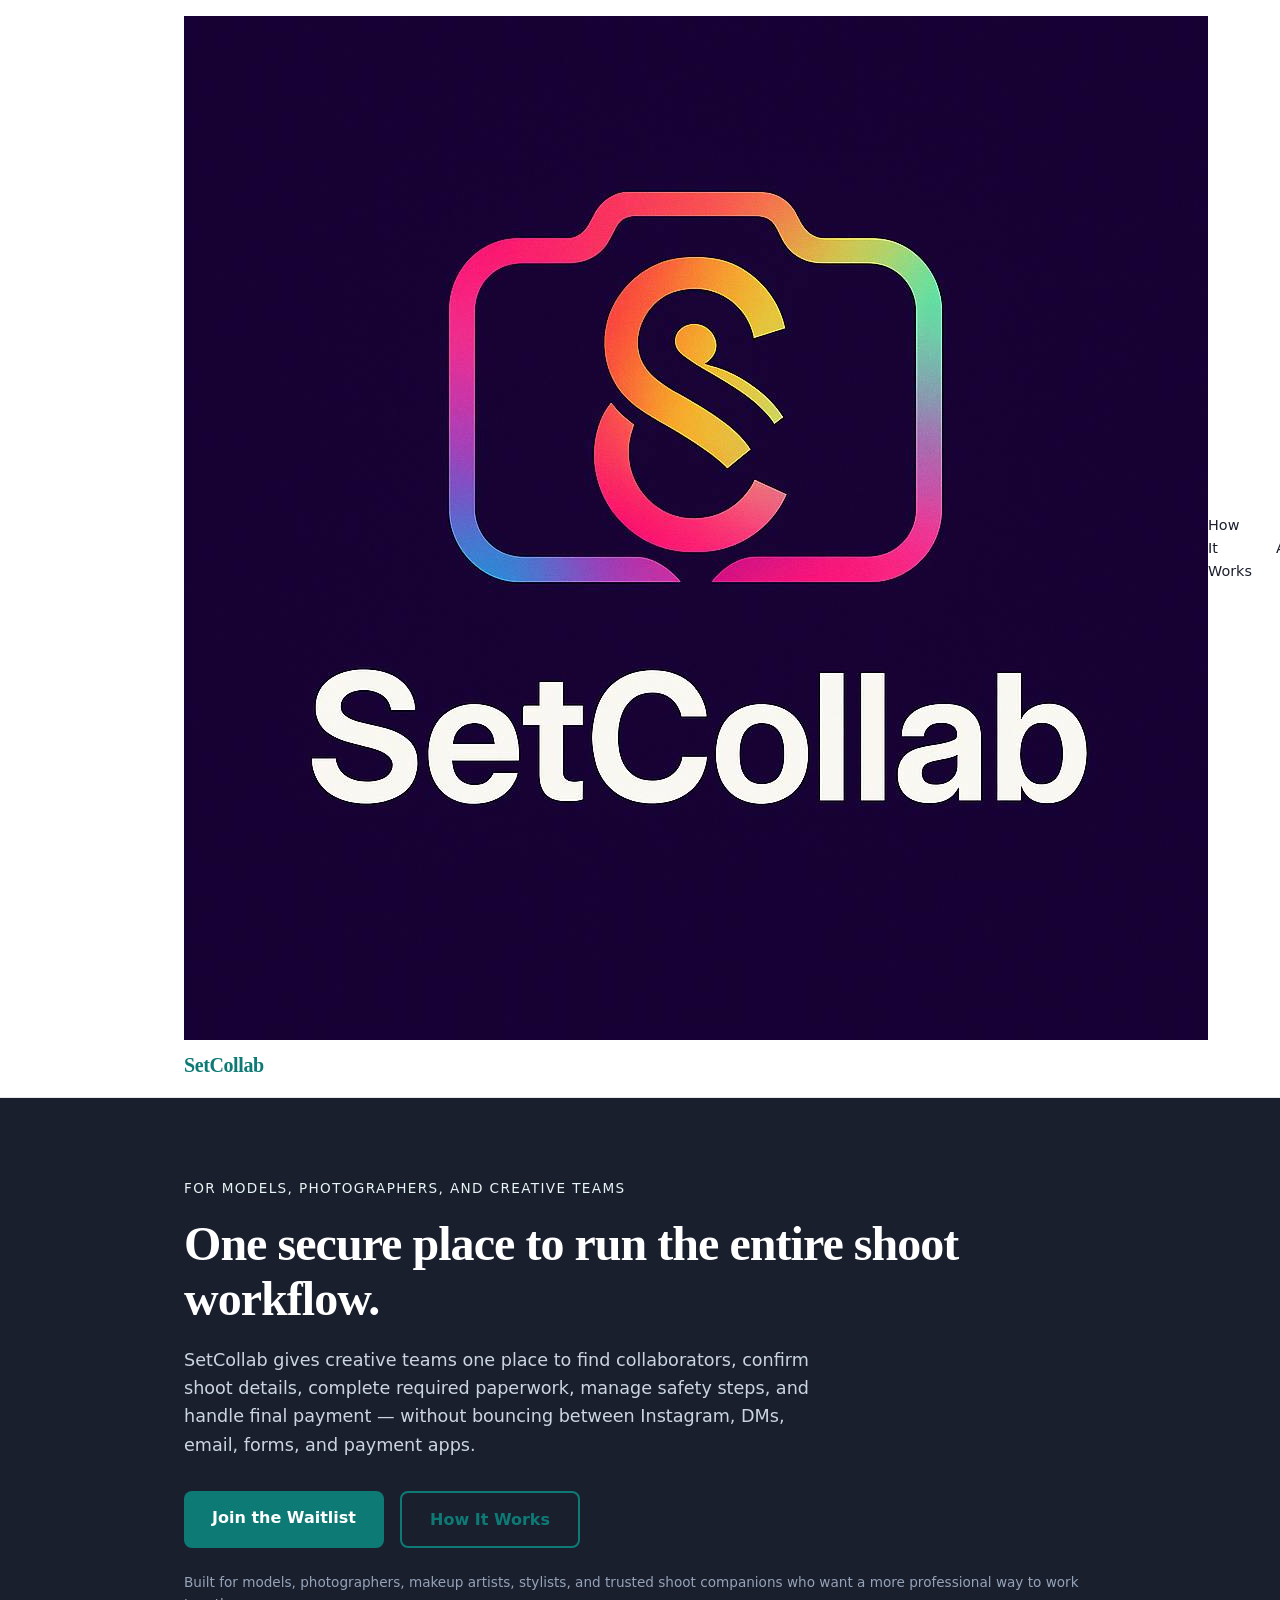
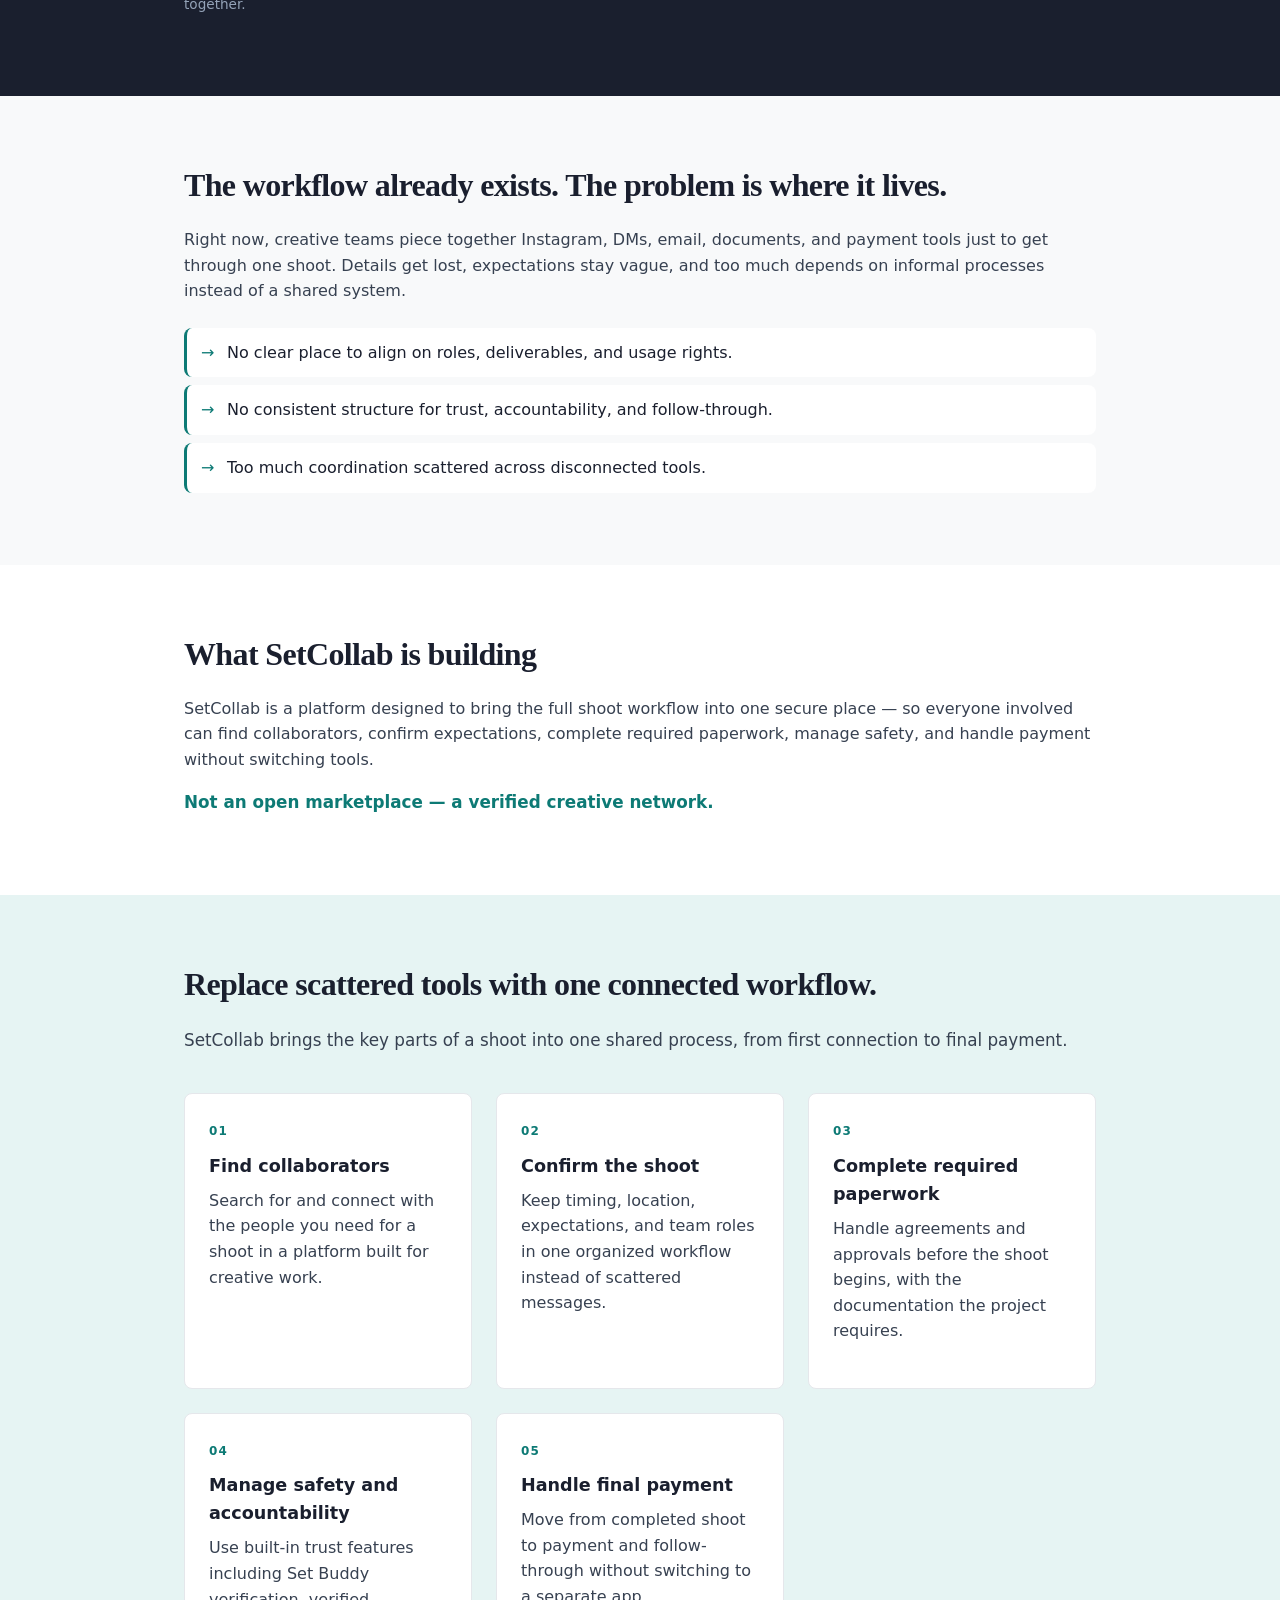
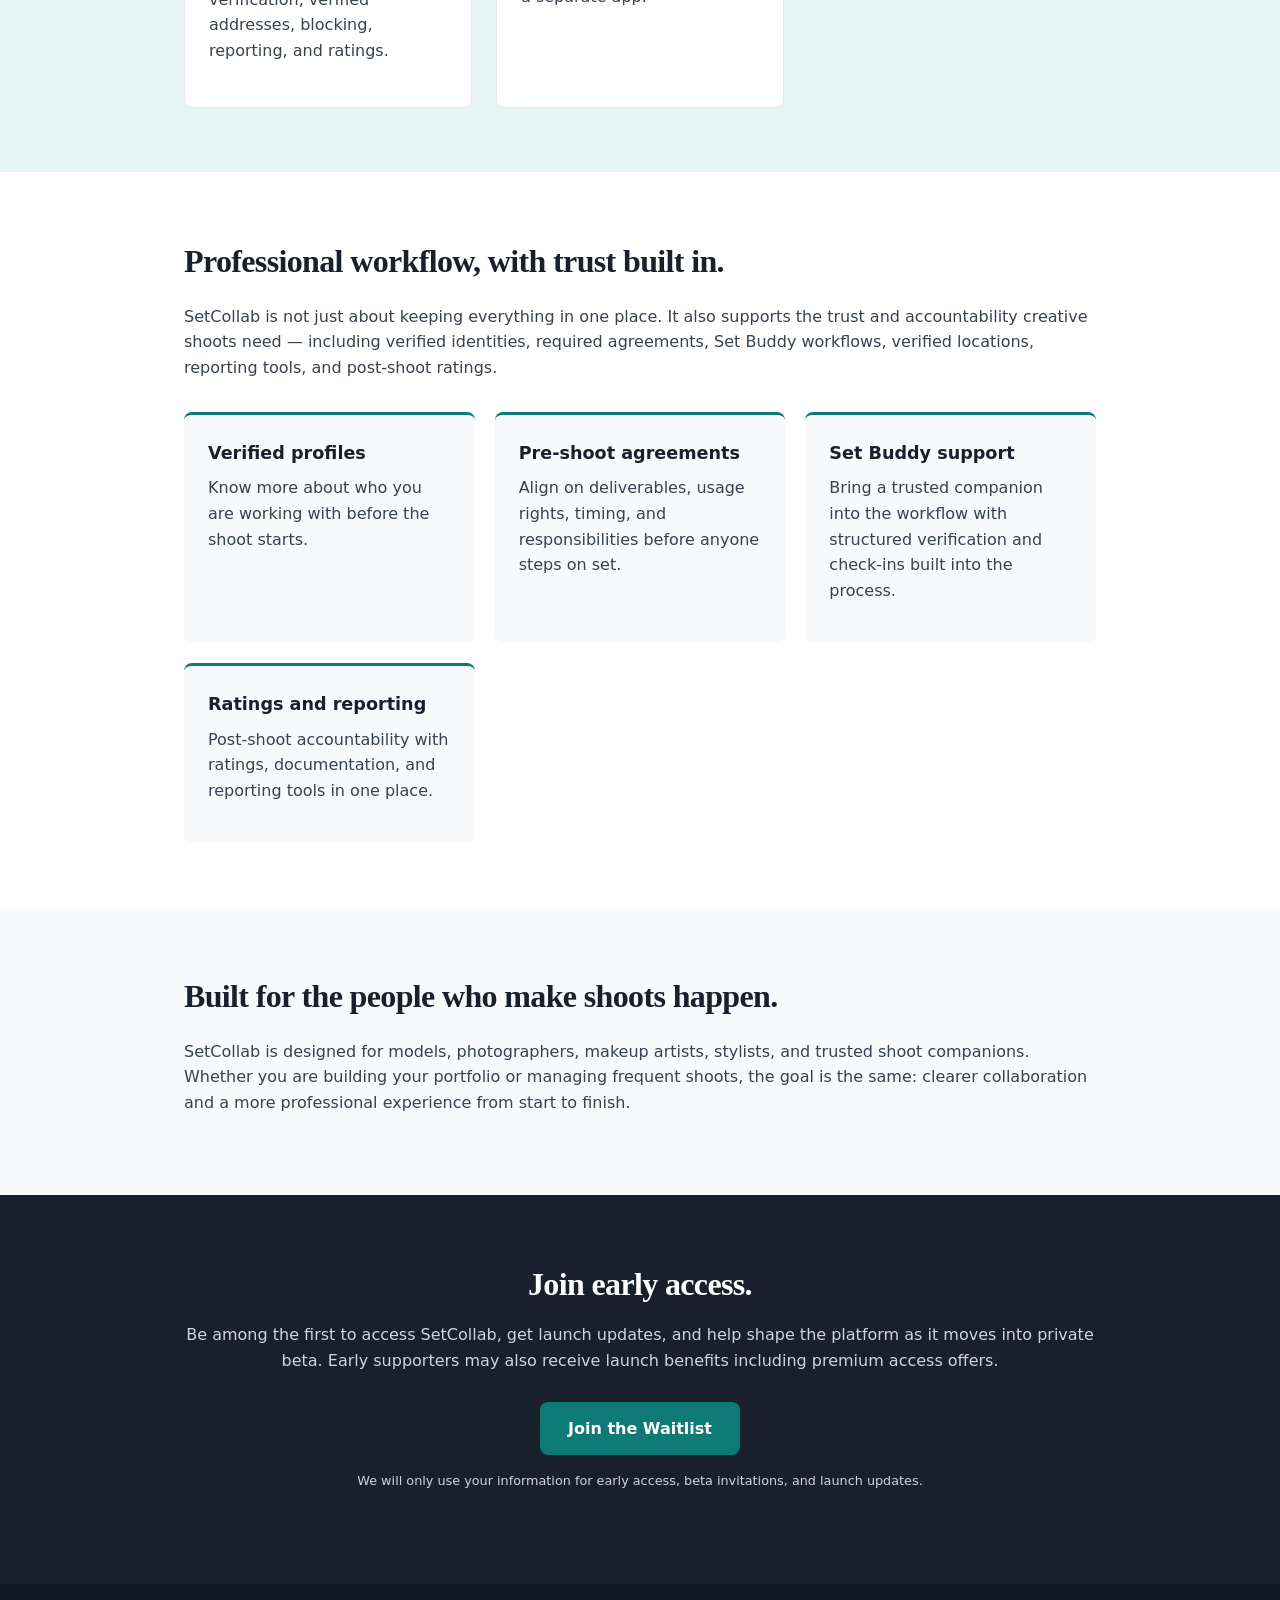
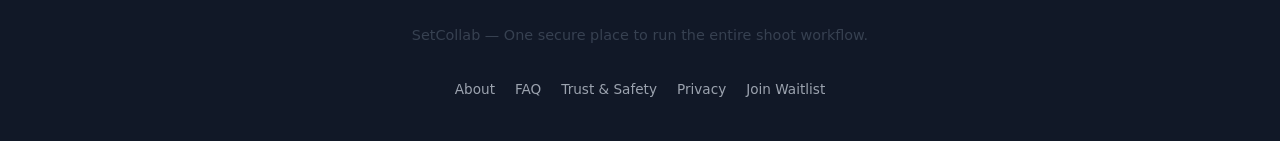
<file: index.html>
<!DOCTYPE html>
<html lang="en">
<head>
<meta charset="UTF-8">
<meta name="viewport" content="width=device-width, initial-scale=1.0">
<title>SetCollab — One Secure Place to Run the Entire Shoot Workflow</title>
<meta name="description" content="SetCollab brings finding collaborators, confirming shoot details, completing required paperwork, managing safety, and handling final payment into one secure platform.">
<meta property="og:title" content="SetCollab — One Secure Place to Run the Entire Shoot Workflow">
<meta property="og:description" content="Replace scattered DMs, emails, forms, and payment apps with one connected workflow built for professional creative shoots.">
<meta property="og:type" content="website">
<meta property="og:url" content="https://setcollab-admin.github.io/SetCollabSite/">
<meta name="twitter:card" content="summary_large_image">
<meta name="twitter:title" content="SetCollab — One Secure Place to Run the Entire Shoot Workflow">
<meta name="twitter:description" content="Replace scattered DMs, emails, forms, and payment apps with one connected workflow built for professional creative shoots.">
<link rel="icon" type="image/png" href="assets/SetCollab_Logo.png">
<link rel="preconnect" href="https://fonts.googleapis.com">
<link rel="preconnect" href="https://fonts.gstatic.com" crossorigin>
<link href="https://fonts.googleapis.com/css2?family=Libre+Franklin:wght@400;600;700;800&family=Work+Sans:wght@400;500;600;700&display=swap" rel="stylesheet">
<link rel="stylesheet" href="assets/styles.css">
</head>
<body>
<header class="site-header">
  <div class="container header-inner">
    <a href="index.html" class="logo"><img src="assets/SetCollab_Logo.png" alt="" class="logo-mark">SetCollab</a>
    <nav class="site-nav">
      <a href="#how-it-works">How It Works</a>
      <a href="setcollab-about.html">About</a>
      <a href="setcollab-faq.html">FAQ</a>
      <a href="setcollab-trust-safety.html">Trust &amp; Safety</a>
      <a href="setcollab-join.html" class="btn btn-primary">Join Waitlist</a>
    </nav>
  </div>
</header>

<main>
  <section class="hero">
    <div class="container">
      <p class="eyebrow">For models, photographers, and creative teams</p>
      <h1>One secure place to run the entire shoot workflow.</h1>
      <p class="hero-sub">SetCollab gives creative teams one place to find collaborators, confirm shoot details, complete required paperwork, manage safety steps, and handle final payment — without bouncing between Instagram, DMs, email, forms, and payment apps.</p>
      <div class="hero-ctas">
        <a href="setcollab-join.html" class="btn btn-primary btn-lg">Join the Waitlist</a>
        <a href="#how-it-works" class="btn btn-ghost btn-lg">How It Works</a>
      </div>
      <p class="microcopy">Built for models, photographers, makeup artists, stylists, and trusted shoot companions who want a more professional way to work together.</p>
    </div>
  </section>

  <section class="problem">
    <div class="container">
      <h2>The workflow already exists. The problem is where it lives.</h2>
      <p>Right now, creative teams piece together Instagram, DMs, email, documents, and payment tools just to get through one shoot. Details get lost, expectations stay vague, and too much depends on informal processes instead of a shared system.</p>
      <ul class="problem-points">
        <li>No clear place to align on roles, deliverables, and usage rights.</li>
        <li>No consistent structure for trust, accountability, and follow-through.</li>
        <li>Too much coordination scattered across disconnected tools.</li>
      </ul>
    </div>
  </section>

  <section class="concept">
    <div class="container">
      <h2>What SetCollab is building</h2>
      <p>SetCollab is a platform designed to bring the full shoot workflow into one secure place — so everyone involved can find collaborators, confirm expectations, complete required paperwork, manage safety, and handle payment without switching tools.</p>
      <p class="closing-line">Not an open marketplace — a verified creative network.</p>
    </div>
  </section>

  <section class="workflow" id="how-it-works">
    <div class="container">
      <h2>Replace scattered tools with one connected workflow.</h2>
      <p class="section-intro">SetCollab brings the key parts of a shoot into one shared process, from first connection to final payment.</p>
      <div class="steps">
        <div class="step">
          <span class="step-num">01</span>
          <h3>Find collaborators</h3>
          <p>Search for and connect with the people you need for a shoot in a platform built for creative work.</p>
        </div>
        <div class="step">
          <span class="step-num">02</span>
          <h3>Confirm the shoot</h3>
          <p>Keep timing, location, expectations, and team roles in one organized workflow instead of scattered messages.</p>
        </div>
        <div class="step">
          <span class="step-num">03</span>
          <h3>Complete required paperwork</h3>
          <p>Handle agreements and approvals before the shoot begins, with the documentation the project requires.</p>
        </div>
        <div class="step">
          <span class="step-num">04</span>
          <h3>Manage safety and accountability</h3>
          <p>Use built-in trust features including Set Buddy verification, verified addresses, blocking, reporting, and ratings.</p>
        </div>
        <div class="step">
          <span class="step-num">05</span>
          <h3>Handle final payment</h3>
          <p>Move from completed shoot to payment and follow-through without switching to a separate app.</p>
        </div>
      </div>
    </div>
  </section>

  <section class="trust">
    <div class="container">
      <h2>Professional workflow, with trust built in.</h2>
      <p>SetCollab is not just about keeping everything in one place. It also supports the trust and accountability creative shoots need — including verified identities, required agreements, Set Buddy workflows, verified locations, reporting tools, and post-shoot ratings.</p>
      <div class="trust-cards">
        <div class="trust-card">
          <h3>Verified profiles</h3>
          <p>Know more about who you are working with before the shoot starts.</p>
        </div>
        <div class="trust-card">
          <h3>Pre-shoot agreements</h3>
          <p>Align on deliverables, usage rights, timing, and responsibilities before anyone steps on set.</p>
        </div>
        <div class="trust-card">
          <h3>Set Buddy support</h3>
          <p>Bring a trusted companion into the workflow with structured verification and check-ins built into the process.</p>
        </div>
        <div class="trust-card">
          <h3>Ratings and reporting</h3>
          <p>Post-shoot accountability with ratings, documentation, and reporting tools in one place.</p>
        </div>
      </div>
    </div>
  </section>

  <section class="audience">
    <div class="container">
      <h2>Built for the people who make shoots happen.</h2>
      <p>SetCollab is designed for models, photographers, makeup artists, stylists, and trusted shoot companions. Whether you are building your portfolio or managing frequent shoots, the goal is the same: clearer collaboration and a more professional experience from start to finish.</p>
    </div>
  </section>

  <section class="waitlist" id="waitlist">
    <div class="container">
      <h2>Join early access.</h2>
      <p>Be among the first to access SetCollab, get launch updates, and help shape the platform as it moves into private beta. Early supporters may also receive launch benefits including premium access offers.</p>
      <a href="setcollab-join.html" class="btn btn-primary btn-lg">Join the Waitlist</a>
      <p class="trust-note">We will only use your information for early access, beta invitations, and launch updates.</p>
    </div>
  </section>
</main>

<footer class="site-footer">
  <div class="container footer-inner">
    <p class="footer-brand">SetCollab — One secure place to run the entire shoot workflow.</p>
    <nav class="footer-nav">
      <a href="setcollab-about.html">About</a>
      <a href="setcollab-faq.html">FAQ</a>
      <a href="setcollab-trust-safety.html">Trust &amp; Safety</a>
      <a href="setcollab-privacy.html">Privacy</a>
      <a href="setcollab-join.html">Join Waitlist</a>
    </nav>
  </div>
</footer>
<script src="assets/site.js"></script>
</body>
</html>
</file>
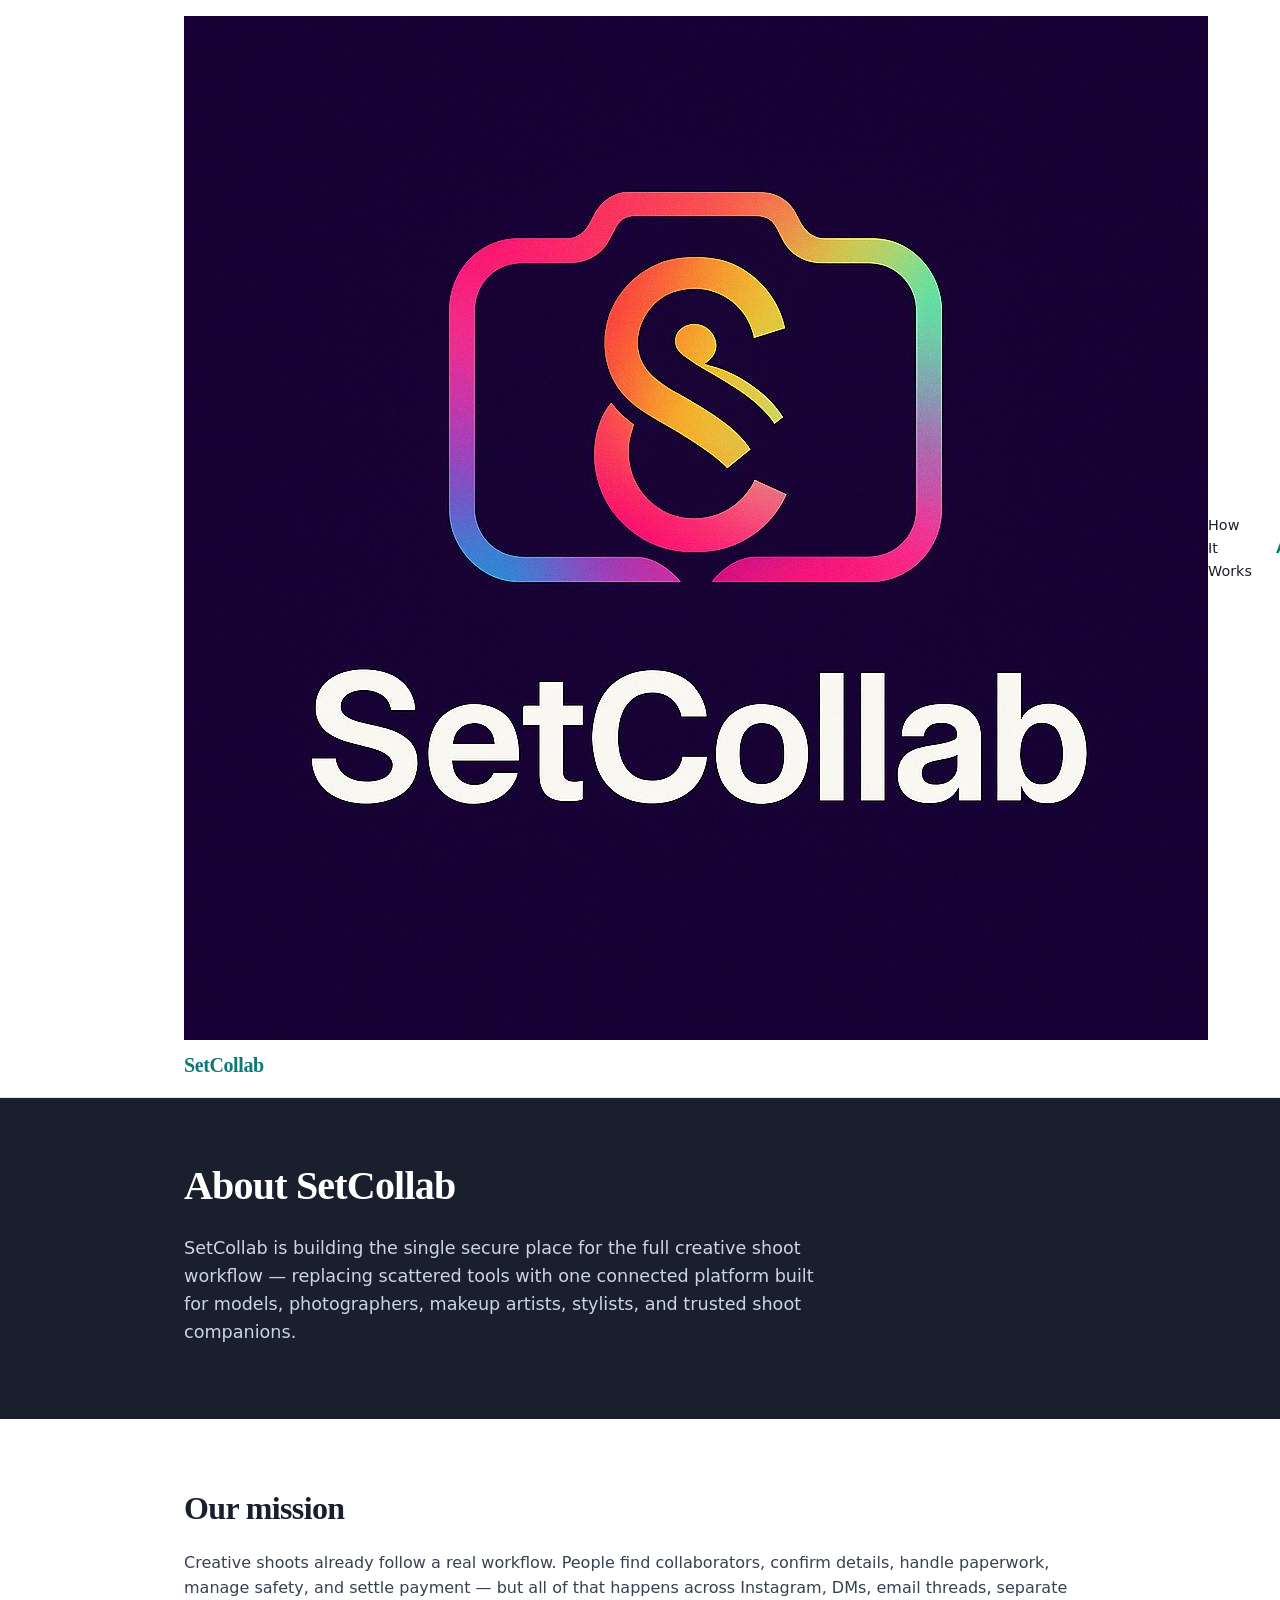
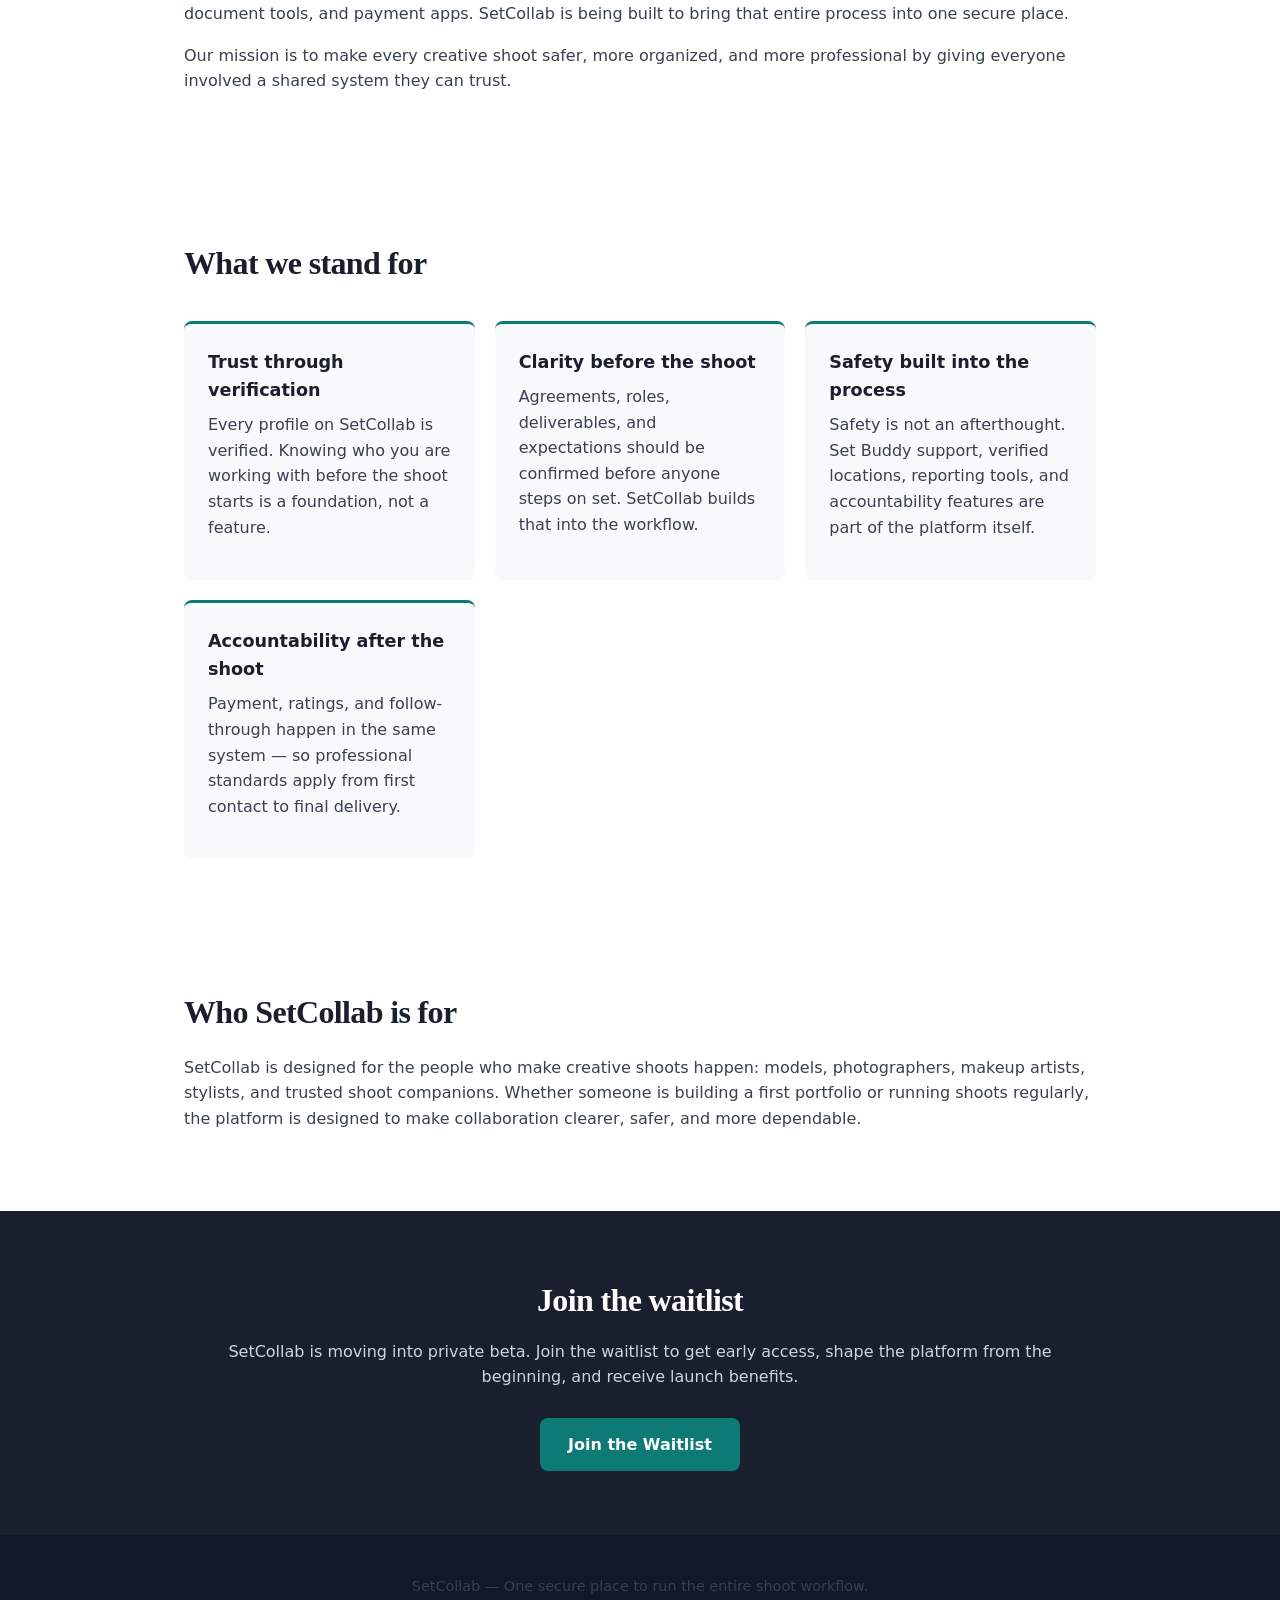
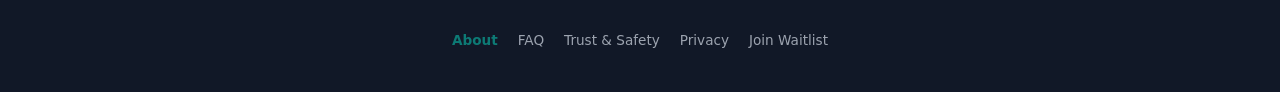
<file: setcollab-about.html>
<!DOCTYPE html>
<html lang="en">
<head>
<meta charset="UTF-8">
<meta name="viewport" content="width=device-width, initial-scale=1.0">
<title>About — SetCollab</title>
<meta name="description" content="SetCollab is building the single secure platform for the full creative shoot workflow. Learn about our mission and the team behind it.">
<link rel="icon" type="image/png" href="assets/SetCollab_Logo.png">
<link rel="preconnect" href="https://fonts.googleapis.com">
<link rel="preconnect" href="https://fonts.gstatic.com" crossorigin>
<link href="https://fonts.googleapis.com/css2?family=Libre+Franklin:wght@400;600;700;800&family=Work+Sans:wght@400;500;600;700&display=swap" rel="stylesheet">
<link rel="stylesheet" href="assets/styles.css">
</head>
<body>
<header class="site-header">
  <div class="container header-inner">
    <a href="index.html" class="logo"><img src="assets/SetCollab_Logo.png" alt="" class="logo-mark">SetCollab</a>
    <nav class="site-nav">
      <a href="index.html#how-it-works">How It Works</a>
      <a href="setcollab-about.html">About</a>
      <a href="setcollab-faq.html">FAQ</a>
      <a href="setcollab-trust-safety.html">Trust &amp; Safety</a>
      <a href="setcollab-join.html" class="btn btn-primary">Join Waitlist</a>
    </nav>
  </div>
</header>

<main>
  <section class="page-hero">
    <div class="container">
      <h1>About SetCollab</h1>
      <p class="hero-sub">SetCollab is building the single secure place for the full creative shoot workflow — replacing scattered tools with one connected platform built for models, photographers, makeup artists, stylists, and trusted shoot companions.</p>
    </div>
  </section>

  <section class="about-mission">
    <div class="container">
      <h2>Our mission</h2>
      <p>Creative shoots already follow a real workflow. People find collaborators, confirm details, handle paperwork, manage safety, and settle payment — but all of that happens across Instagram, DMs, email threads, separate document tools, and payment apps. SetCollab is being built to bring that entire process into one secure place.</p>
      <p>Our mission is to make every creative shoot safer, more organized, and more professional by giving everyone involved a shared system they can trust.</p>
    </div>
  </section>

  <section class="about-values">
    <div class="container">
      <h2>What we stand for</h2>
      <div class="value-cards">
        <div class="value-card">
          <h3>Trust through verification</h3>
          <p>Every profile on SetCollab is verified. Knowing who you are working with before the shoot starts is a foundation, not a feature.</p>
        </div>
        <div class="value-card">
          <h3>Clarity before the shoot</h3>
          <p>Agreements, roles, deliverables, and expectations should be confirmed before anyone steps on set. SetCollab builds that into the workflow.</p>
        </div>
        <div class="value-card">
          <h3>Safety built into the process</h3>
          <p>Safety is not an afterthought. Set Buddy support, verified locations, reporting tools, and accountability features are part of the platform itself.</p>
        </div>
        <div class="value-card">
          <h3>Accountability after the shoot</h3>
          <p>Payment, ratings, and follow-through happen in the same system — so professional standards apply from first contact to final delivery.</p>
        </div>
      </div>
    </div>
  </section>

  <section class="about-audience">
    <div class="container">
      <h2>Who SetCollab is for</h2>
      <p>SetCollab is designed for the people who make creative shoots happen: models, photographers, makeup artists, stylists, and trusted shoot companions. Whether someone is building a first portfolio or running shoots regularly, the platform is designed to make collaboration clearer, safer, and more dependable.</p>
    </div>
  </section>

  <section class="cta-band">
    <div class="container">
      <h2>Join the waitlist</h2>
      <p>SetCollab is moving into private beta. Join the waitlist to get early access, shape the platform from the beginning, and receive launch benefits.</p>
      <a href="setcollab-join.html" class="btn btn-primary btn-lg">Join the Waitlist</a>
    </div>
  </section>
</main>

<footer class="site-footer">
  <div class="container footer-inner">
    <p class="footer-brand">SetCollab — One secure place to run the entire shoot workflow.</p>
    <nav class="footer-nav">
      <a href="setcollab-about.html">About</a>
      <a href="setcollab-faq.html">FAQ</a>
      <a href="setcollab-trust-safety.html">Trust &amp; Safety</a>
      <a href="setcollab-privacy.html">Privacy</a>
      <a href="setcollab-join.html">Join Waitlist</a>
    </nav>
  </div>
</footer>
<script src="assets/site.js"></script>
</body>
</html>
</file>
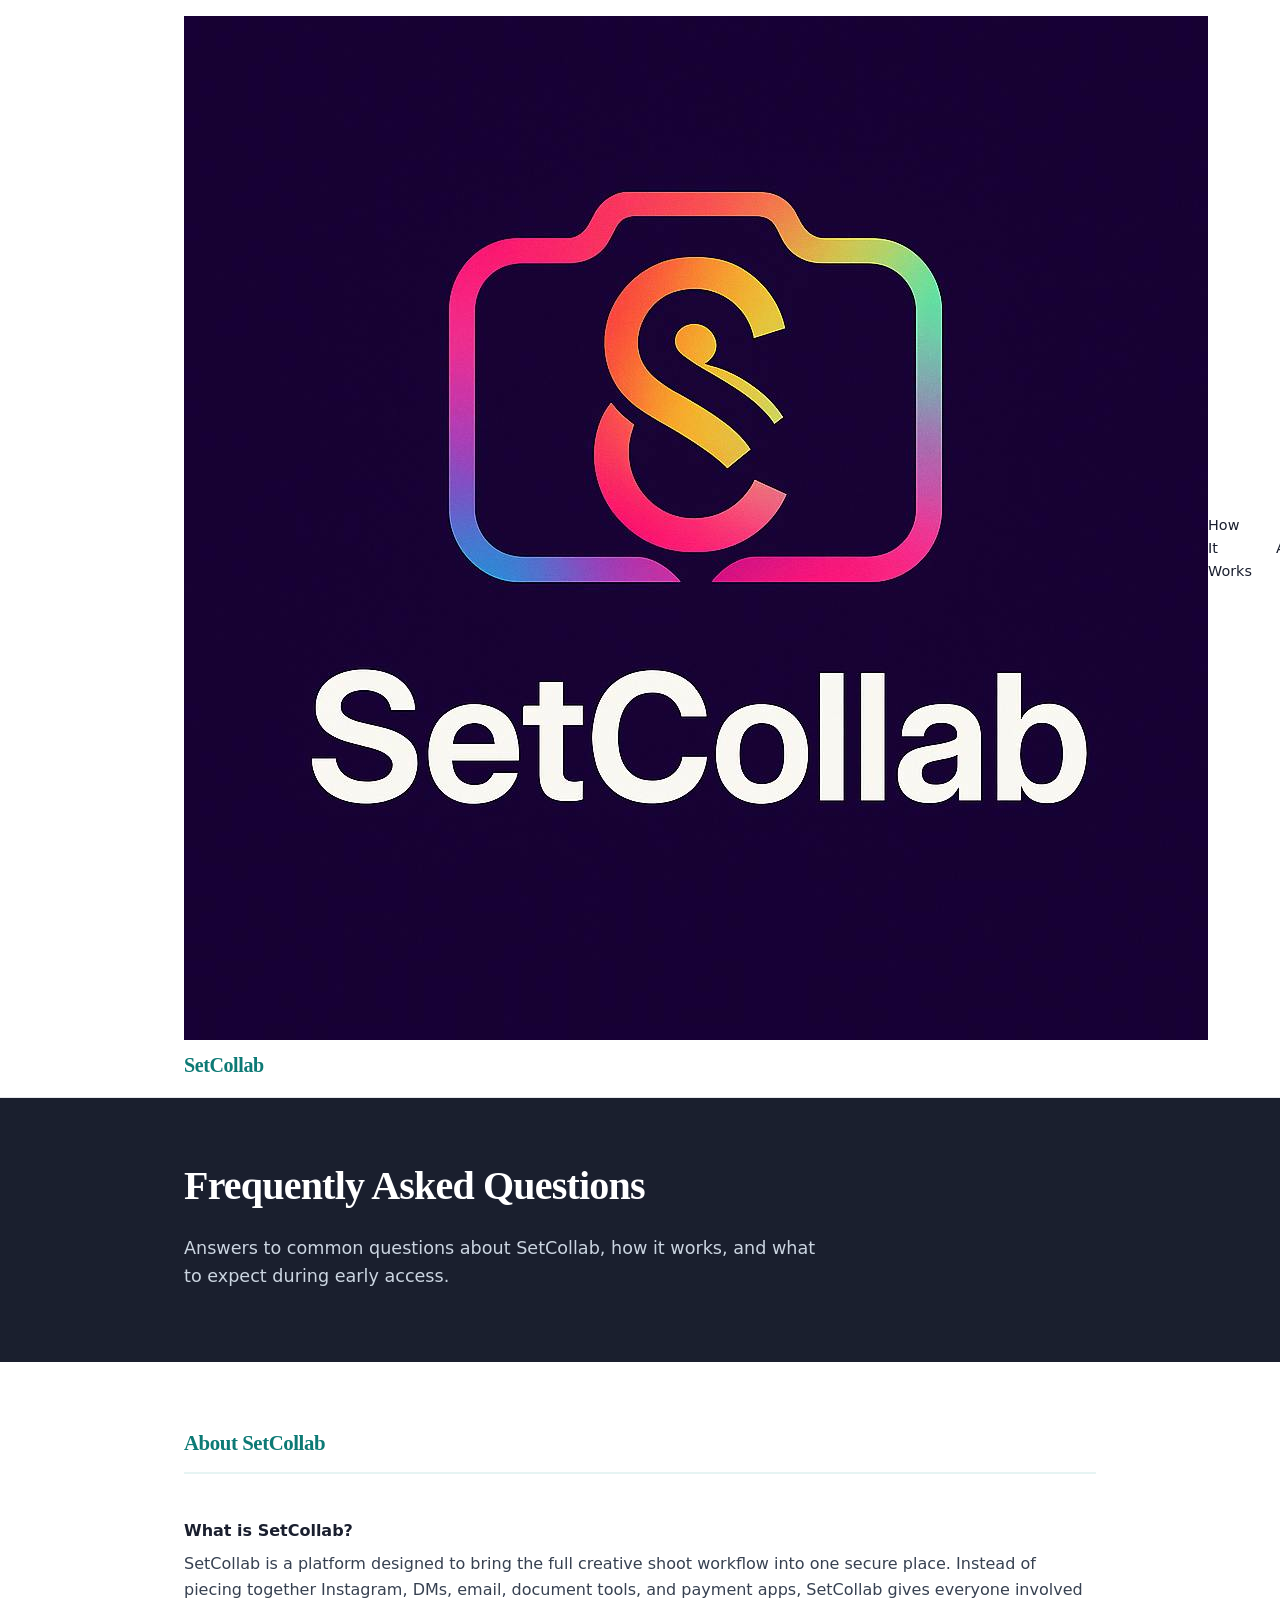
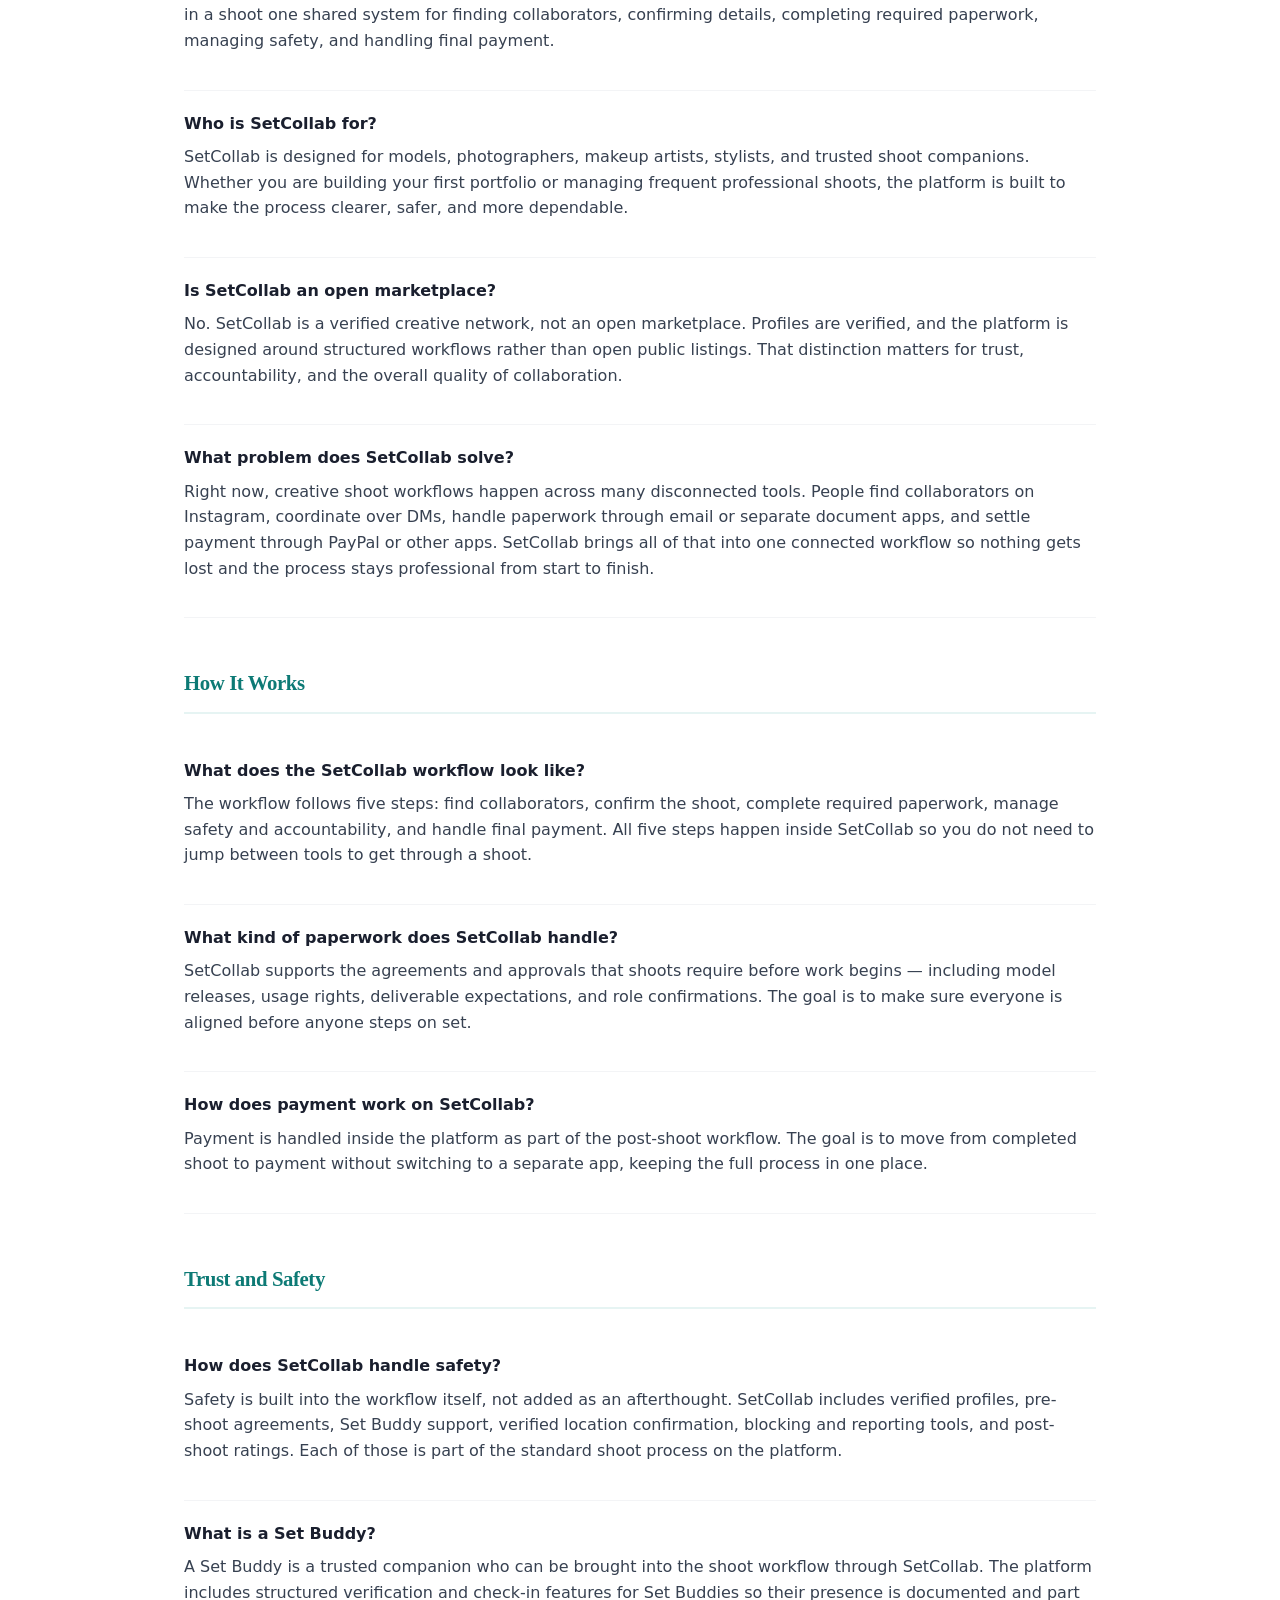
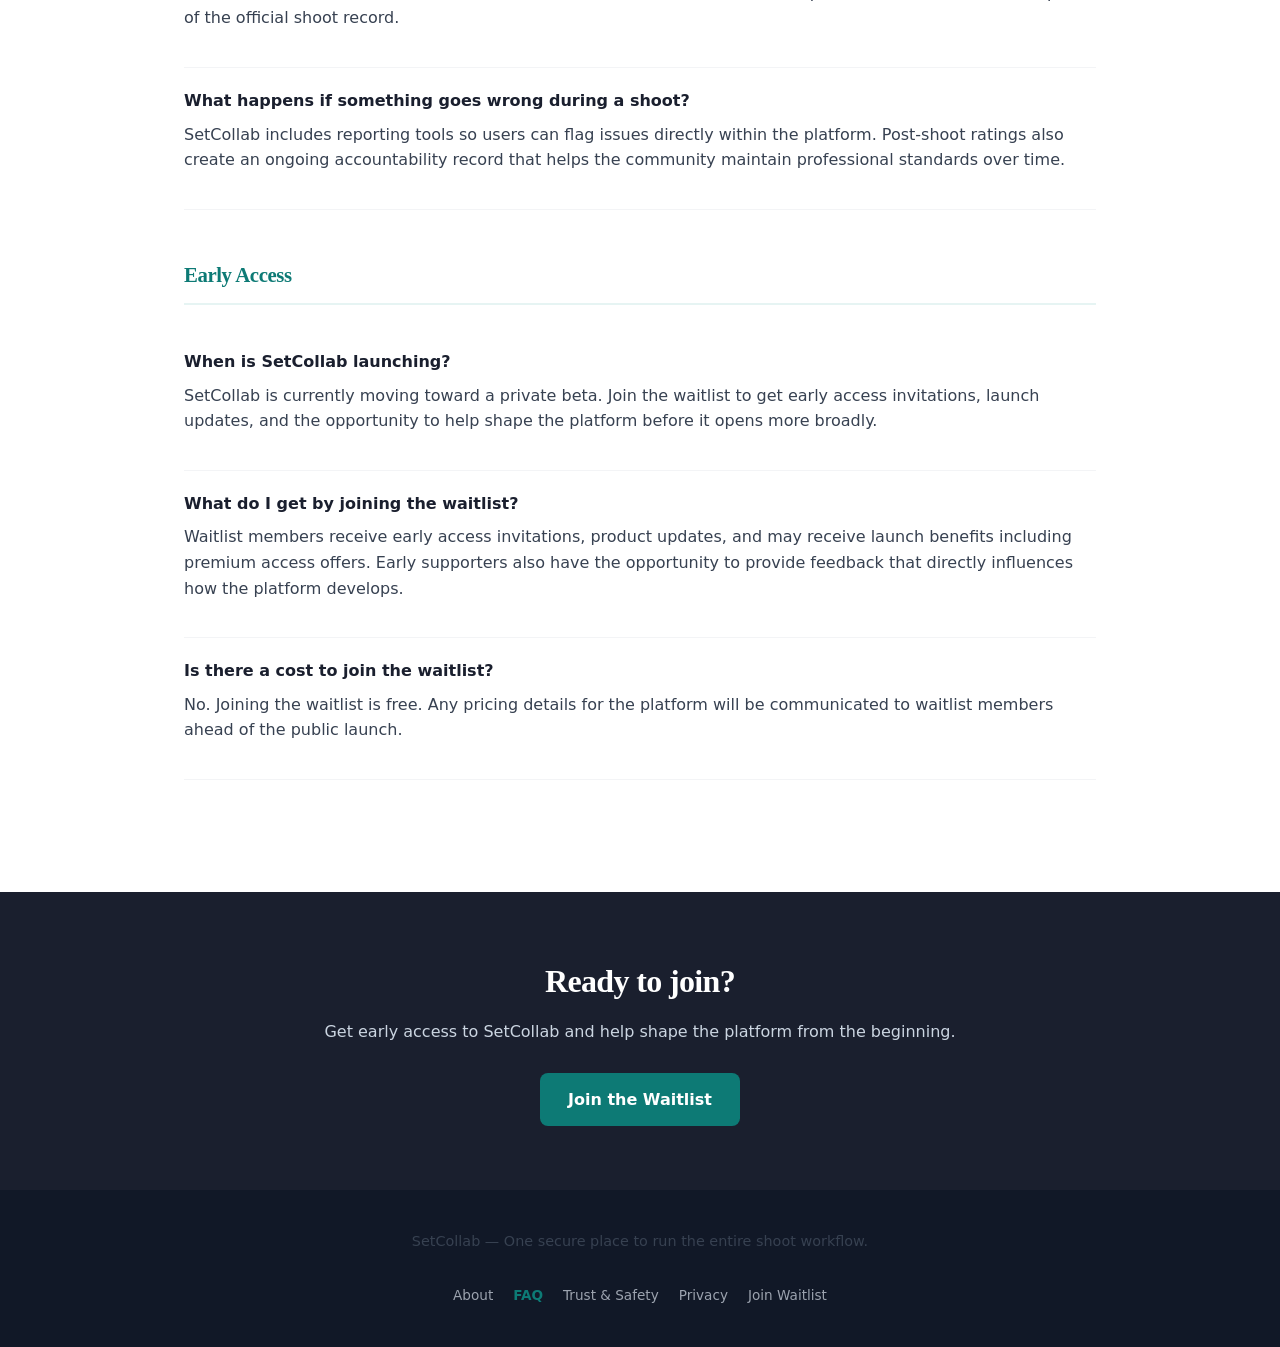
<file: setcollab-faq.html>
<!DOCTYPE html>
<html lang="en">
<head>
<meta charset="UTF-8">
<meta name="viewport" content="width=device-width, initial-scale=1.0">
<title>FAQ — SetCollab</title>
<meta name="description" content="Frequently asked questions about SetCollab, the all-in-one platform for professional creative shoot workflows.">
<link rel="icon" type="image/png" href="assets/SetCollab_Logo.png">
<link rel="preconnect" href="https://fonts.googleapis.com">
<link rel="preconnect" href="https://fonts.gstatic.com" crossorigin>
<link href="https://fonts.googleapis.com/css2?family=Libre+Franklin:wght@400;600;700;800&family=Work+Sans:wght@400;500;600;700&display=swap" rel="stylesheet">
<link rel="stylesheet" href="assets/styles.css">
</head>
<body>
<header class="site-header">
  <div class="container header-inner">
    <a href="index.html" class="logo"><img src="assets/SetCollab_Logo.png" alt="" class="logo-mark">SetCollab</a>
    <nav class="site-nav">
      <a href="index.html#how-it-works">How It Works</a>
      <a href="setcollab-about.html">About</a>
      <a href="setcollab-faq.html">FAQ</a>
      <a href="setcollab-trust-safety.html">Trust &amp; Safety</a>
      <a href="setcollab-join.html" class="btn btn-primary">Join Waitlist</a>
    </nav>
  </div>
</header>

<main>
  <section class="page-hero">
    <div class="container">
      <h1>Frequently Asked Questions</h1>
      <p class="hero-sub">Answers to common questions about SetCollab, how it works, and what to expect during early access.</p>
    </div>
  </section>

  <section class="faq-section">
    <div class="container">

      <div class="faq-group">
        <h2>About SetCollab</h2>

        <div class="faq-item">
          <h3>What is SetCollab?</h3>
          <p>SetCollab is a platform designed to bring the full creative shoot workflow into one secure place. Instead of piecing together Instagram, DMs, email, document tools, and payment apps, SetCollab gives everyone involved in a shoot one shared system for finding collaborators, confirming details, completing required paperwork, managing safety, and handling final payment.</p>
        </div>

        <div class="faq-item">
          <h3>Who is SetCollab for?</h3>
          <p>SetCollab is designed for models, photographers, makeup artists, stylists, and trusted shoot companions. Whether you are building your first portfolio or managing frequent professional shoots, the platform is built to make the process clearer, safer, and more dependable.</p>
        </div>

        <div class="faq-item">
          <h3>Is SetCollab an open marketplace?</h3>
          <p>No. SetCollab is a verified creative network, not an open marketplace. Profiles are verified, and the platform is designed around structured workflows rather than open public listings. That distinction matters for trust, accountability, and the overall quality of collaboration.</p>
        </div>

        <div class="faq-item">
          <h3>What problem does SetCollab solve?</h3>
          <p>Right now, creative shoot workflows happen across many disconnected tools. People find collaborators on Instagram, coordinate over DMs, handle paperwork through email or separate document apps, and settle payment through PayPal or other apps. SetCollab brings all of that into one connected workflow so nothing gets lost and the process stays professional from start to finish.</p>
        </div>
      </div>

      <div class="faq-group">
        <h2>How It Works</h2>

        <div class="faq-item">
          <h3>What does the SetCollab workflow look like?</h3>
          <p>The workflow follows five steps: find collaborators, confirm the shoot, complete required paperwork, manage safety and accountability, and handle final payment. All five steps happen inside SetCollab so you do not need to jump between tools to get through a shoot.</p>
        </div>

        <div class="faq-item">
          <h3>What kind of paperwork does SetCollab handle?</h3>
          <p>SetCollab supports the agreements and approvals that shoots require before work begins — including model releases, usage rights, deliverable expectations, and role confirmations. The goal is to make sure everyone is aligned before anyone steps on set.</p>
        </div>

        <div class="faq-item">
          <h3>How does payment work on SetCollab?</h3>
          <p>Payment is handled inside the platform as part of the post-shoot workflow. The goal is to move from completed shoot to payment without switching to a separate app, keeping the full process in one place.</p>
        </div>
      </div>

      <div class="faq-group">
        <h2>Trust and Safety</h2>

        <div class="faq-item">
          <h3>How does SetCollab handle safety?</h3>
          <p>Safety is built into the workflow itself, not added as an afterthought. SetCollab includes verified profiles, pre-shoot agreements, Set Buddy support, verified location confirmation, blocking and reporting tools, and post-shoot ratings. Each of those is part of the standard shoot process on the platform.</p>
        </div>

        <div class="faq-item">
          <h3>What is a Set Buddy?</h3>
          <p>A Set Buddy is a trusted companion who can be brought into the shoot workflow through SetCollab. The platform includes structured verification and check-in features for Set Buddies so their presence is documented and part of the official shoot record.</p>
        </div>

        <div class="faq-item">
          <h3>What happens if something goes wrong during a shoot?</h3>
          <p>SetCollab includes reporting tools so users can flag issues directly within the platform. Post-shoot ratings also create an ongoing accountability record that helps the community maintain professional standards over time.</p>
        </div>
      </div>

      <div class="faq-group">
        <h2>Early Access</h2>

        <div class="faq-item">
          <h3>When is SetCollab launching?</h3>
          <p>SetCollab is currently moving toward a private beta. Join the waitlist to get early access invitations, launch updates, and the opportunity to help shape the platform before it opens more broadly.</p>
        </div>

        <div class="faq-item">
          <h3>What do I get by joining the waitlist?</h3>
          <p>Waitlist members receive early access invitations, product updates, and may receive launch benefits including premium access offers. Early supporters also have the opportunity to provide feedback that directly influences how the platform develops.</p>
        </div>

        <div class="faq-item">
          <h3>Is there a cost to join the waitlist?</h3>
          <p>No. Joining the waitlist is free. Any pricing details for the platform will be communicated to waitlist members ahead of the public launch.</p>
        </div>
      </div>

    </div>
  </section>

  <section class="cta-band">
    <div class="container">
      <h2>Ready to join?</h2>
      <p>Get early access to SetCollab and help shape the platform from the beginning.</p>
      <a href="setcollab-join.html" class="btn btn-primary btn-lg">Join the Waitlist</a>
    </div>
  </section>
</main>

<footer class="site-footer">
  <div class="container footer-inner">
    <p class="footer-brand">SetCollab — One secure place to run the entire shoot workflow.</p>
    <nav class="footer-nav">
      <a href="setcollab-about.html">About</a>
      <a href="setcollab-faq.html">FAQ</a>
      <a href="setcollab-trust-safety.html">Trust &amp; Safety</a>
      <a href="setcollab-privacy.html">Privacy</a>
      <a href="setcollab-join.html">Join Waitlist</a>
    </nav>
  </div>
</footer>
<script src="assets/site.js"></script>
</body>
</html>
</file>
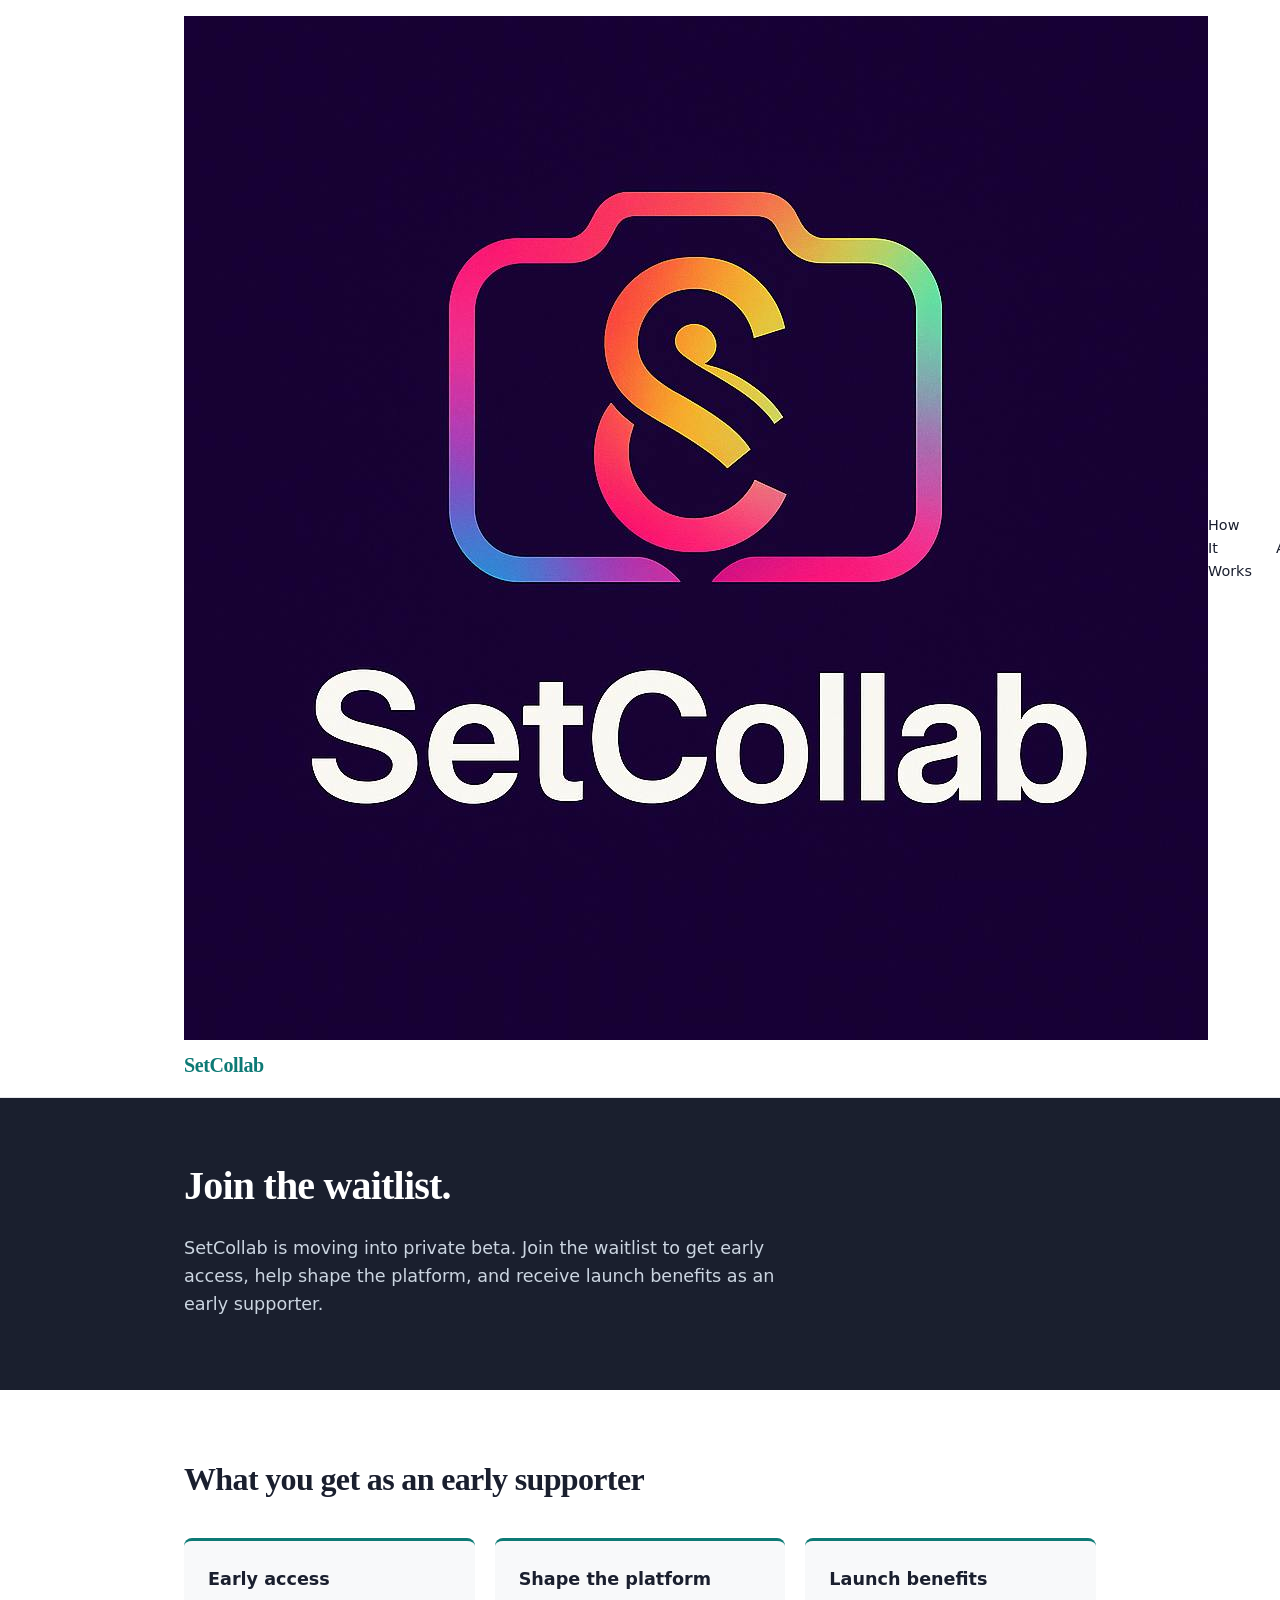
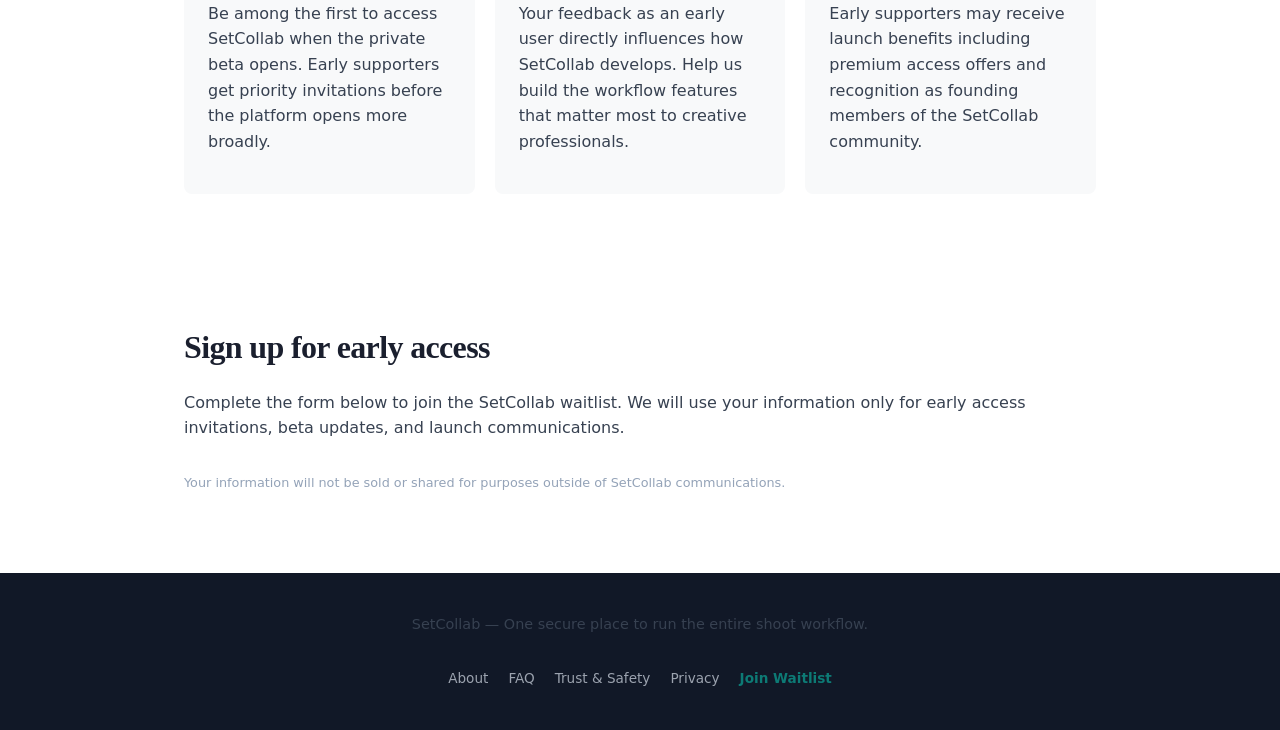
<file: setcollab-join.html>
<!DOCTYPE html>
<html lang="en">
<head>
<meta charset="UTF-8">
<meta name="viewport" content="width=device-width, initial-scale=1.0">
<title>Join the Waitlist — SetCollab</title>
<meta name="description" content="Join the SetCollab waitlist for early access to the all-in-one platform for professional creative shoot workflows.">
<link rel="icon" type="image/png" href="assets/SetCollab_Logo.png">
<link rel="preconnect" href="https://fonts.googleapis.com">
<link rel="preconnect" href="https://fonts.gstatic.com" crossorigin>
<link href="https://fonts.googleapis.com/css2?family=Libre+Franklin:wght@400;600;700;800&family=Work+Sans:wght@400;500;600;700&display=swap" rel="stylesheet">
<link rel="stylesheet" href="assets/styles.css">
</head>
<body>
<header class="site-header">
  <div class="container header-inner">
    <a href="index.html" class="logo"><img src="assets/SetCollab_Logo.png" alt="" class="logo-mark">SetCollab</a>
    <nav class="site-nav">
      <a href="index.html#how-it-works">How It Works</a>
      <a href="setcollab-about.html">About</a>
      <a href="setcollab-faq.html">FAQ</a>
      <a href="setcollab-trust-safety.html">Trust &amp; Safety</a>
      <a href="setcollab-join.html" class="btn btn-primary">Join Waitlist</a>
    </nav>
  </div>
</header>

<main>
  <section class="page-hero">
    <div class="container">
      <h1>Join the waitlist.</h1>
      <p class="hero-sub">SetCollab is moving into private beta. Join the waitlist to get early access, help shape the platform, and receive launch benefits as an early supporter.</p>
    </div>
  </section>

  <section class="join-benefits">
    <div class="container">
      <h2>What you get as an early supporter</h2>
      <div class="benefit-cards">
        <div class="benefit-card">
          <h3>Early access</h3>
          <p>Be among the first to access SetCollab when the private beta opens. Early supporters get priority invitations before the platform opens more broadly.</p>
        </div>
        <div class="benefit-card">
          <h3>Shape the platform</h3>
          <p>Your feedback as an early user directly influences how SetCollab develops. Help us build the workflow features that matter most to creative professionals.</p>
        </div>
        <div class="benefit-card">
          <h3>Launch benefits</h3>
          <p>Early supporters may receive launch benefits including premium access offers and recognition as founding members of the SetCollab community.</p>
        </div>
      </div>
    </div>
  </section>

  <section class="join-form">
    <div class="container">
      <h2>Sign up for early access</h2>
      <p>Complete the form below to join the SetCollab waitlist. We will use your information only for early access invitations, beta updates, and launch communications.</p>
      <div class="jotform-embed">
        <script type="text/javascript" src="https://form.jotform.com/jsform/251151186384052"></script>
      </div>
      <p class="trust-note">Your information will not be sold or shared for purposes outside of SetCollab communications.</p>
    </div>
  </section>
</main>

<footer class="site-footer">
  <div class="container footer-inner">
    <p class="footer-brand">SetCollab — One secure place to run the entire shoot workflow.</p>
    <nav class="footer-nav">
      <a href="setcollab-about.html">About</a>
      <a href="setcollab-faq.html">FAQ</a>
      <a href="setcollab-trust-safety.html">Trust &amp; Safety</a>
      <a href="setcollab-privacy.html">Privacy</a>
      <a href="setcollab-join.html">Join Waitlist</a>
    </nav>
  </div>
</footer>
<script src="assets/site.js"></script>
</body>
</html>
</file>
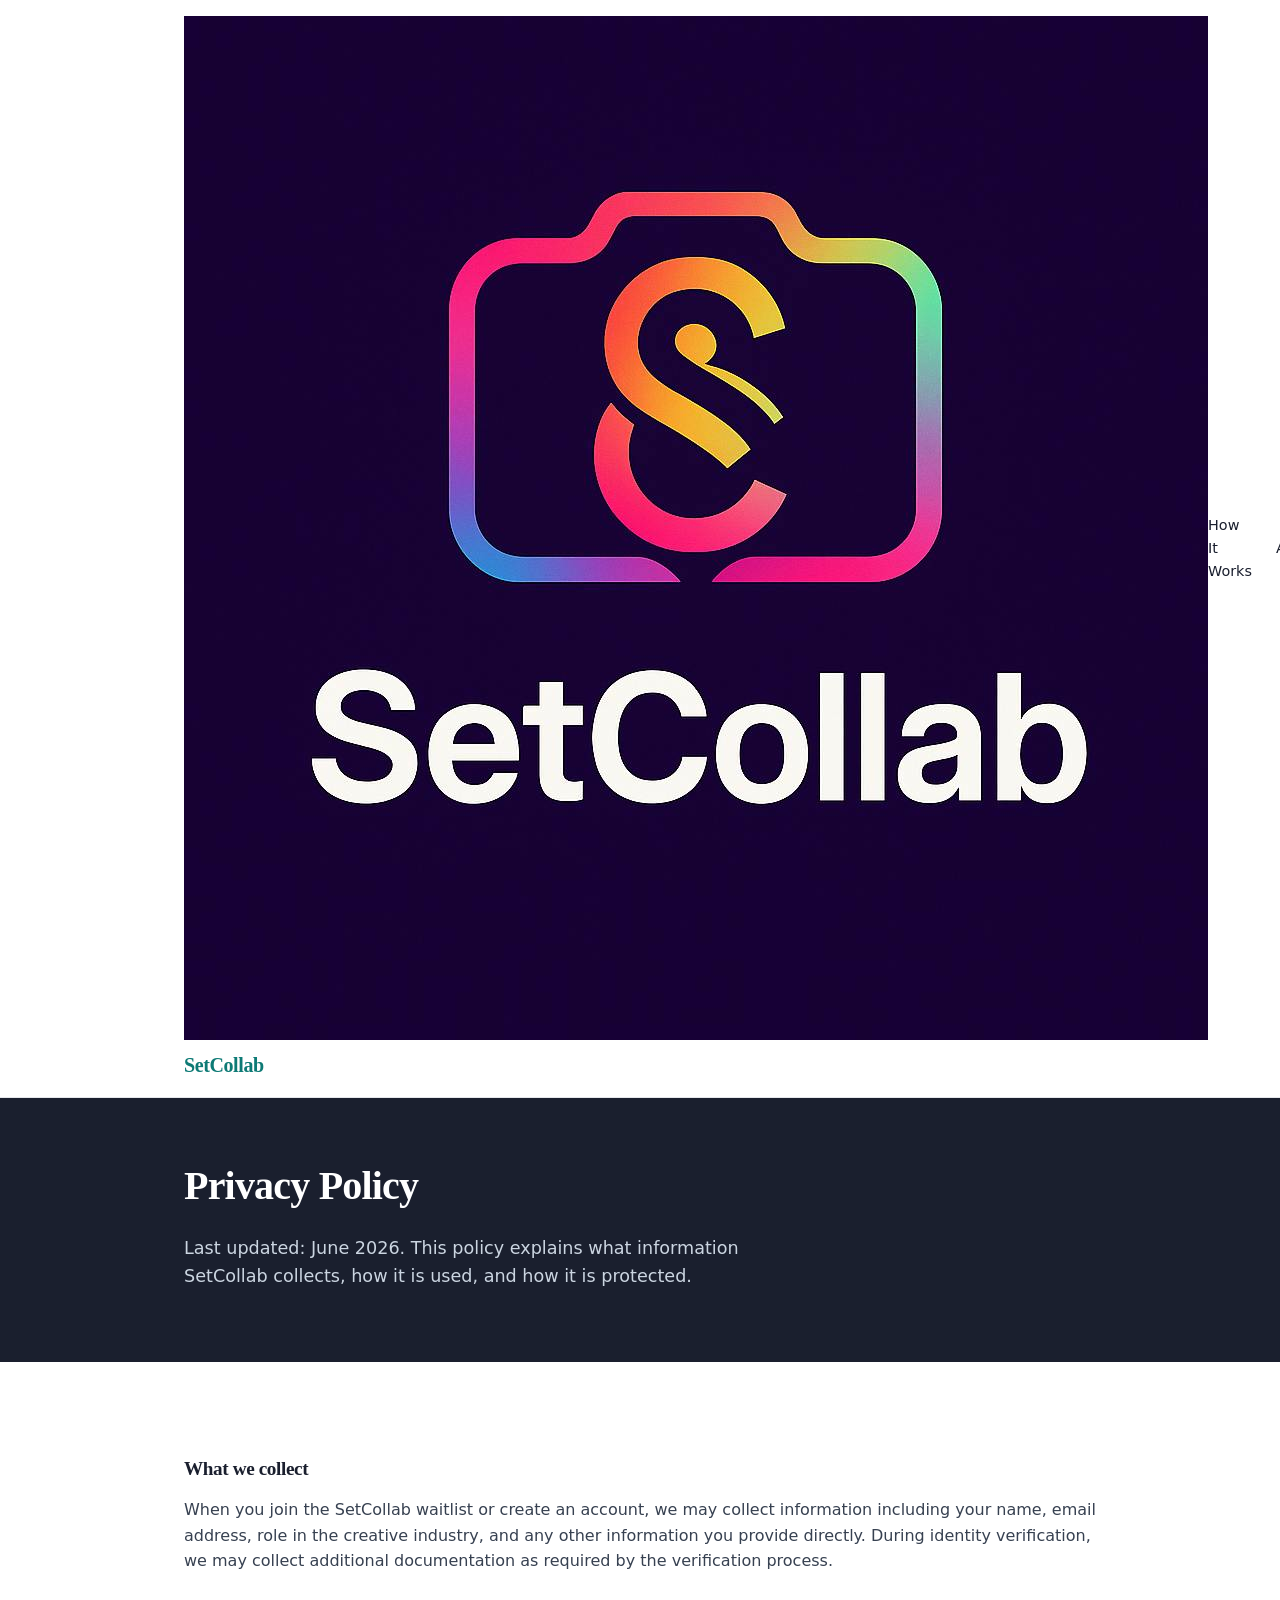
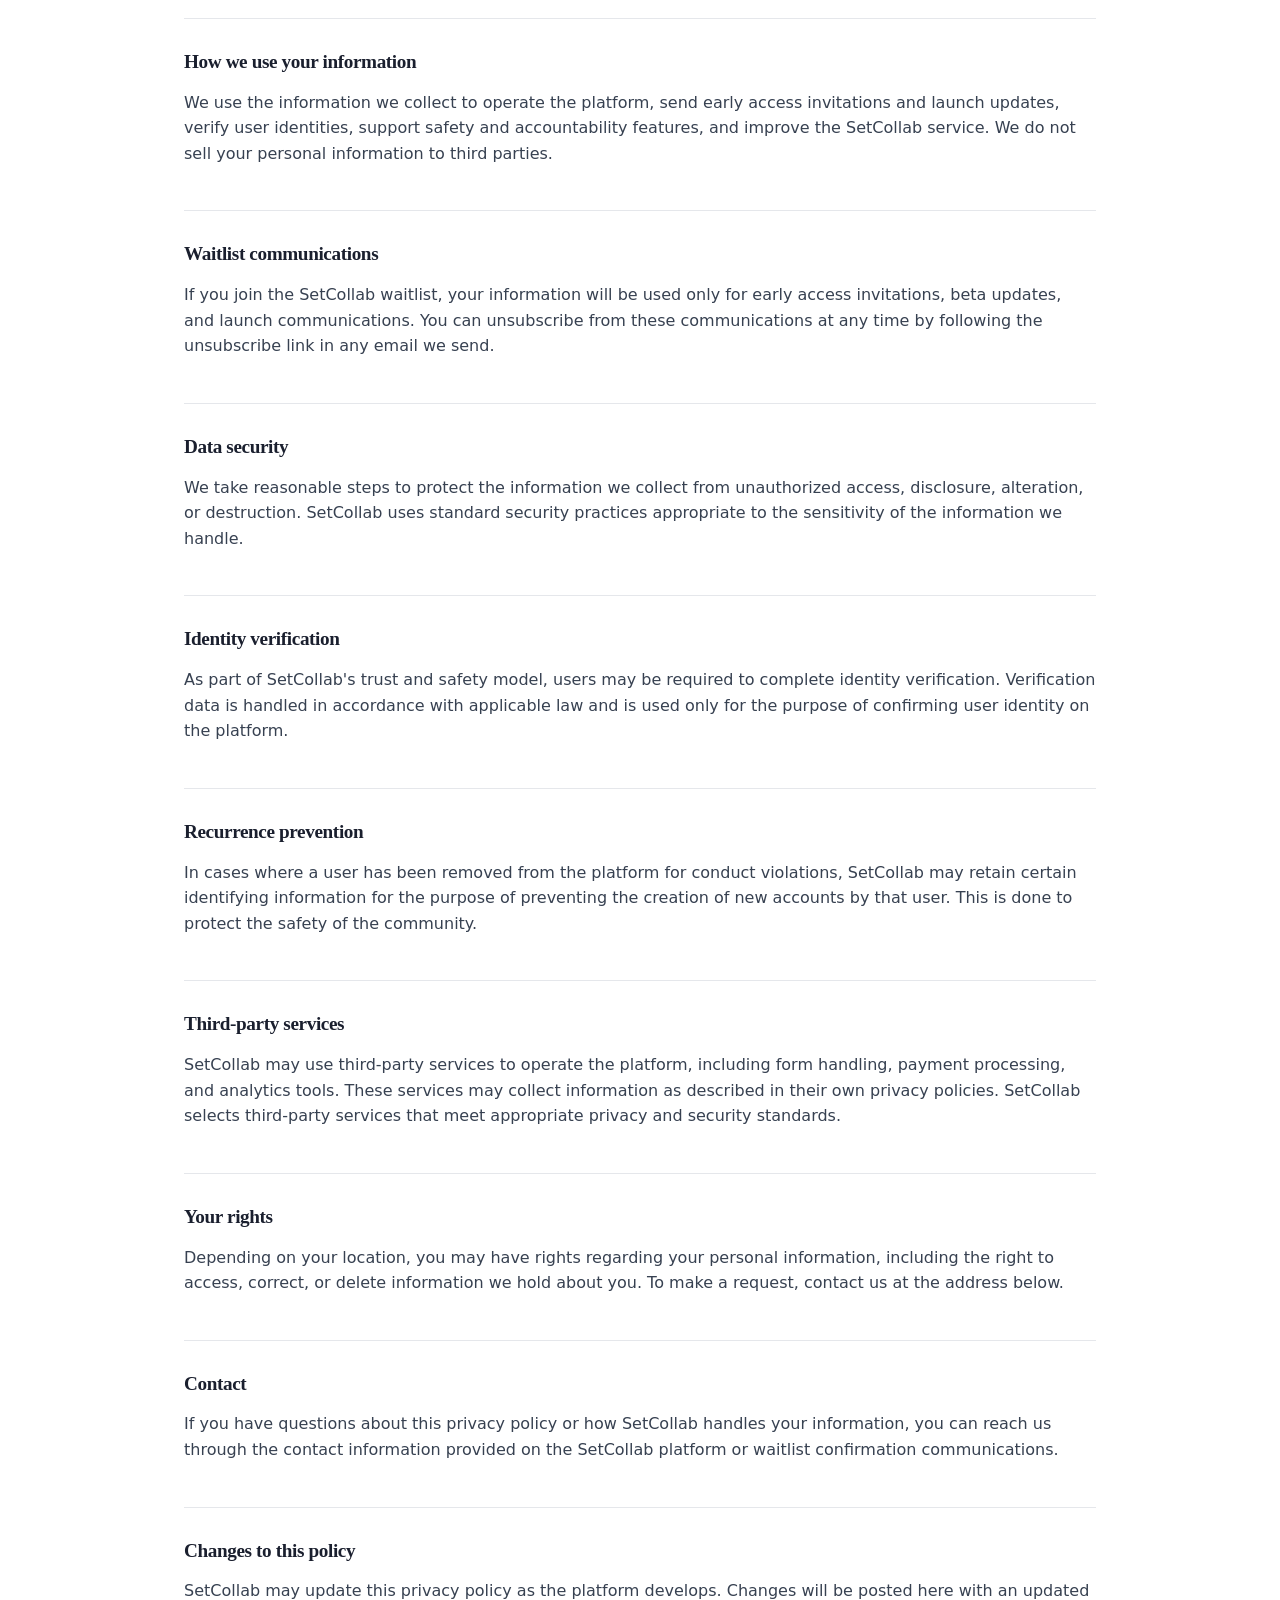
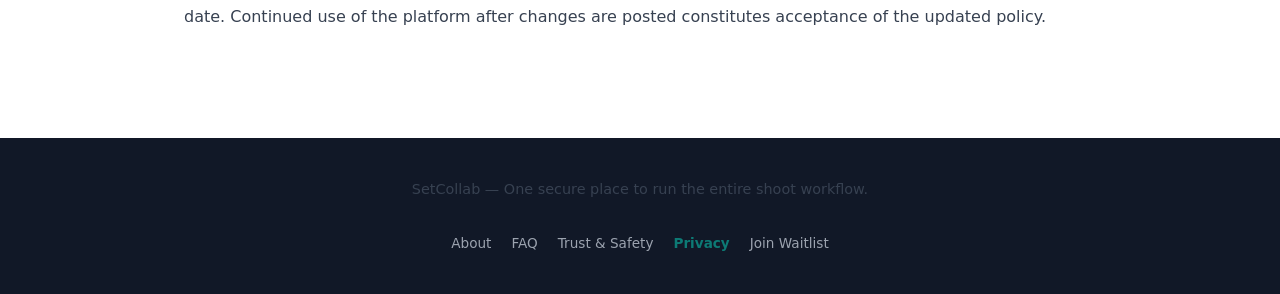
<file: setcollab-privacy.html>
<!DOCTYPE html>
<html lang="en">
<head>
<meta charset="UTF-8">
<meta name="viewport" content="width=device-width, initial-scale=1.0">
<title>Privacy Policy — SetCollab</title>
<meta name="description" content="SetCollab privacy policy covering data collection, use, and protection for users of the creative shoot workflow platform.">
<link rel="icon" type="image/png" href="assets/SetCollab_Logo.png">
<link rel="preconnect" href="https://fonts.googleapis.com">
<link rel="preconnect" href="https://fonts.gstatic.com" crossorigin>
<link href="https://fonts.googleapis.com/css2?family=Libre+Franklin:wght@400;600;700;800&family=Work+Sans:wght@400;500;600;700&display=swap" rel="stylesheet">
<link rel="stylesheet" href="assets/styles.css">
</head>
<body>
<header class="site-header">
  <div class="container header-inner">
    <a href="index.html" class="logo"><img src="assets/SetCollab_Logo.png" alt="" class="logo-mark">SetCollab</a>
    <nav class="site-nav">
      <a href="index.html#how-it-works">How It Works</a>
      <a href="setcollab-about.html">About</a>
      <a href="setcollab-faq.html">FAQ</a>
      <a href="setcollab-trust-safety.html">Trust &amp; Safety</a>
      <a href="setcollab-join.html" class="btn btn-primary">Join Waitlist</a>
    </nav>
  </div>
</header>

<main>
  <section class="page-hero">
    <div class="container">
      <h1>Privacy Policy</h1>
      <p class="hero-sub">Last updated: June 2026. This policy explains what information SetCollab collects, how it is used, and how it is protected.</p>
    </div>
  </section>

  <section class="policy-content">
    <div class="container">

      <div class="policy-section">
        <h2>What we collect</h2>
        <p>When you join the SetCollab waitlist or create an account, we may collect information including your name, email address, role in the creative industry, and any other information you provide directly. During identity verification, we may collect additional documentation as required by the verification process.</p>
      </div>

      <div class="policy-section">
        <h2>How we use your information</h2>
        <p>We use the information we collect to operate the platform, send early access invitations and launch updates, verify user identities, support safety and accountability features, and improve the SetCollab service. We do not sell your personal information to third parties.</p>
      </div>

      <div class="policy-section">
        <h2>Waitlist communications</h2>
        <p>If you join the SetCollab waitlist, your information will be used only for early access invitations, beta updates, and launch communications. You can unsubscribe from these communications at any time by following the unsubscribe link in any email we send.</p>
      </div>

      <div class="policy-section">
        <h2>Data security</h2>
        <p>We take reasonable steps to protect the information we collect from unauthorized access, disclosure, alteration, or destruction. SetCollab uses standard security practices appropriate to the sensitivity of the information we handle.</p>
      </div>

      <div class="policy-section">
        <h2>Identity verification</h2>
        <p>As part of SetCollab's trust and safety model, users may be required to complete identity verification. Verification data is handled in accordance with applicable law and is used only for the purpose of confirming user identity on the platform.</p>
      </div>

      <div class="policy-section">
        <h2>Recurrence prevention</h2>
        <p>In cases where a user has been removed from the platform for conduct violations, SetCollab may retain certain identifying information for the purpose of preventing the creation of new accounts by that user. This is done to protect the safety of the community.</p>
      </div>

      <div class="policy-section">
        <h2>Third-party services</h2>
        <p>SetCollab may use third-party services to operate the platform, including form handling, payment processing, and analytics tools. These services may collect information as described in their own privacy policies. SetCollab selects third-party services that meet appropriate privacy and security standards.</p>
      </div>

      <div class="policy-section">
        <h2>Your rights</h2>
        <p>Depending on your location, you may have rights regarding your personal information, including the right to access, correct, or delete information we hold about you. To make a request, contact us at the address below.</p>
      </div>

      <div class="policy-section">
        <h2>Contact</h2>
        <p>If you have questions about this privacy policy or how SetCollab handles your information, you can reach us through the contact information provided on the SetCollab platform or waitlist confirmation communications.</p>
      </div>

      <div class="policy-section">
        <h2>Changes to this policy</h2>
        <p>SetCollab may update this privacy policy as the platform develops. Changes will be posted here with an updated date. Continued use of the platform after changes are posted constitutes acceptance of the updated policy.</p>
      </div>

    </div>
  </section>
</main>

<footer class="site-footer">
  <div class="container footer-inner">
    <p class="footer-brand">SetCollab — One secure place to run the entire shoot workflow.</p>
    <nav class="footer-nav">
      <a href="setcollab-about.html">About</a>
      <a href="setcollab-faq.html">FAQ</a>
      <a href="setcollab-trust-safety.html">Trust &amp; Safety</a>
      <a href="setcollab-privacy.html">Privacy</a>
      <a href="setcollab-join.html">Join Waitlist</a>
    </nav>
  </div>
</footer>
<script src="assets/site.js"></script>
</body>
</html>
</file>
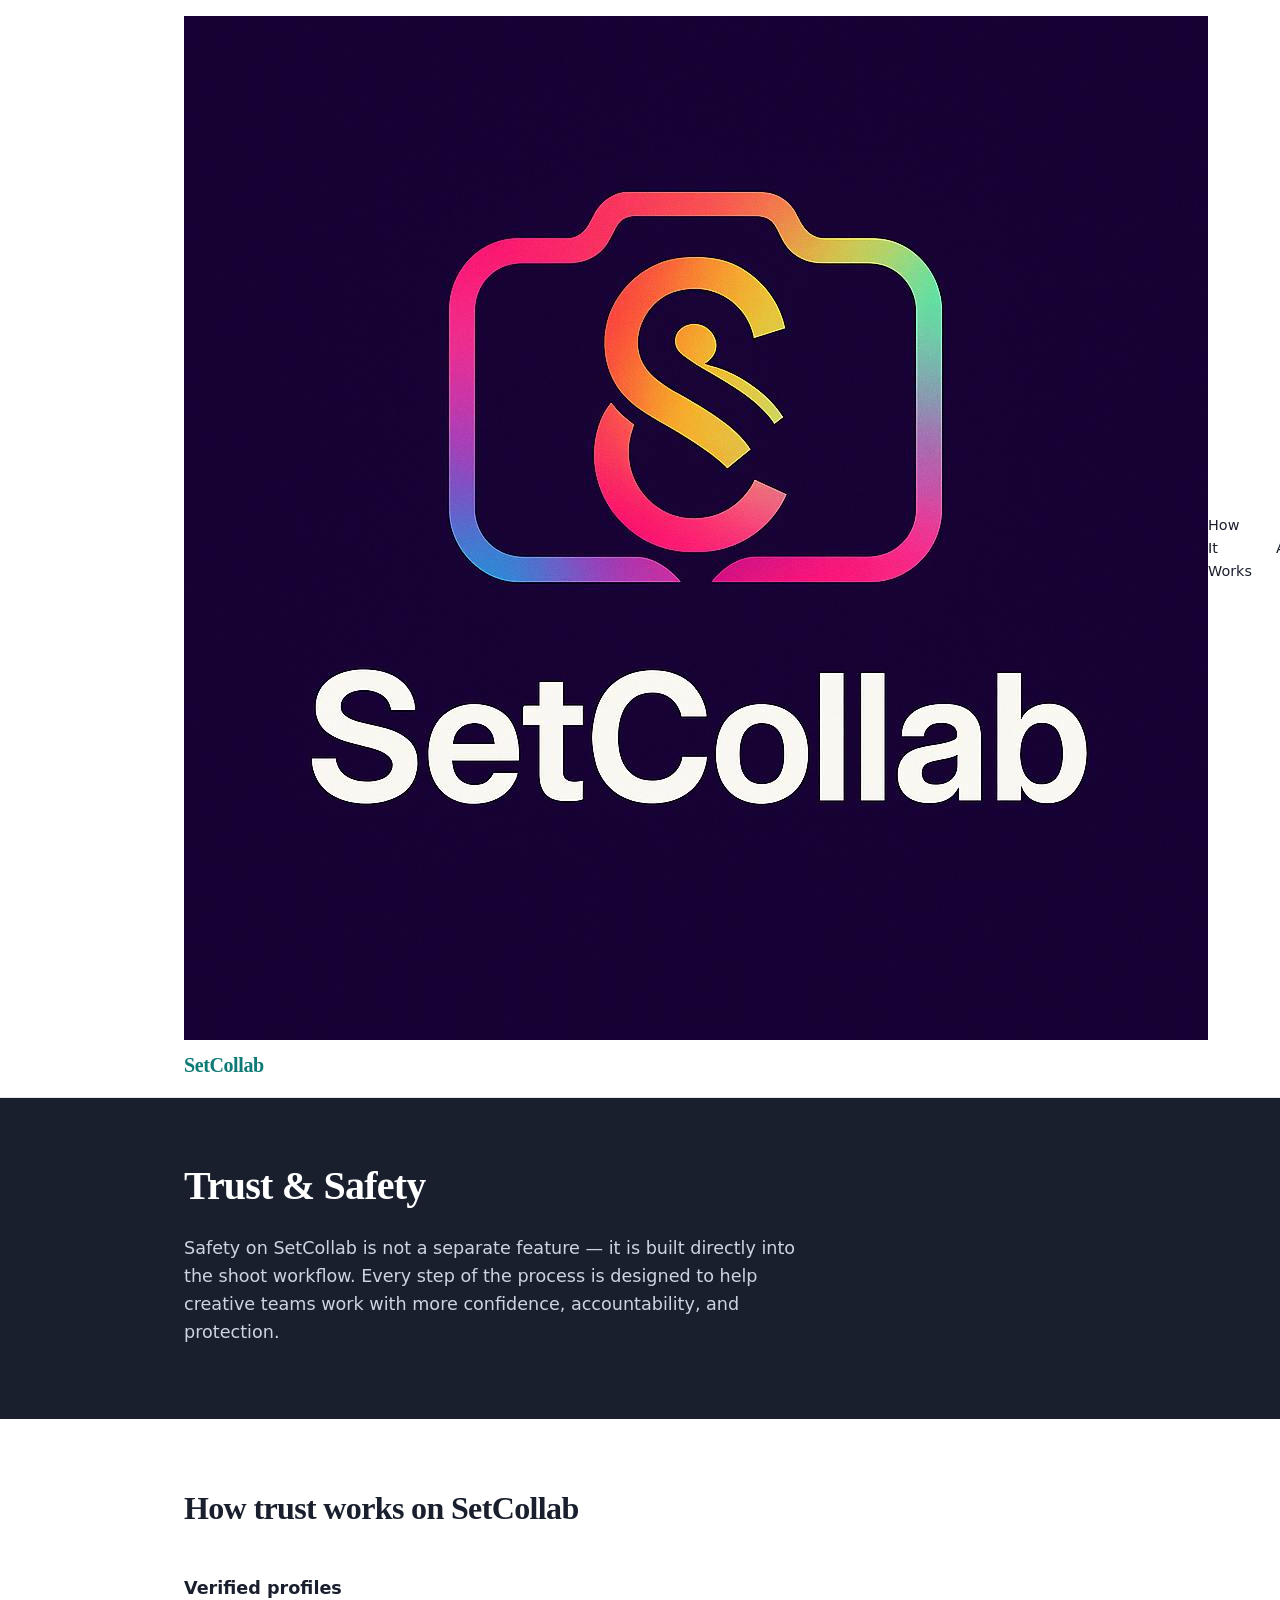
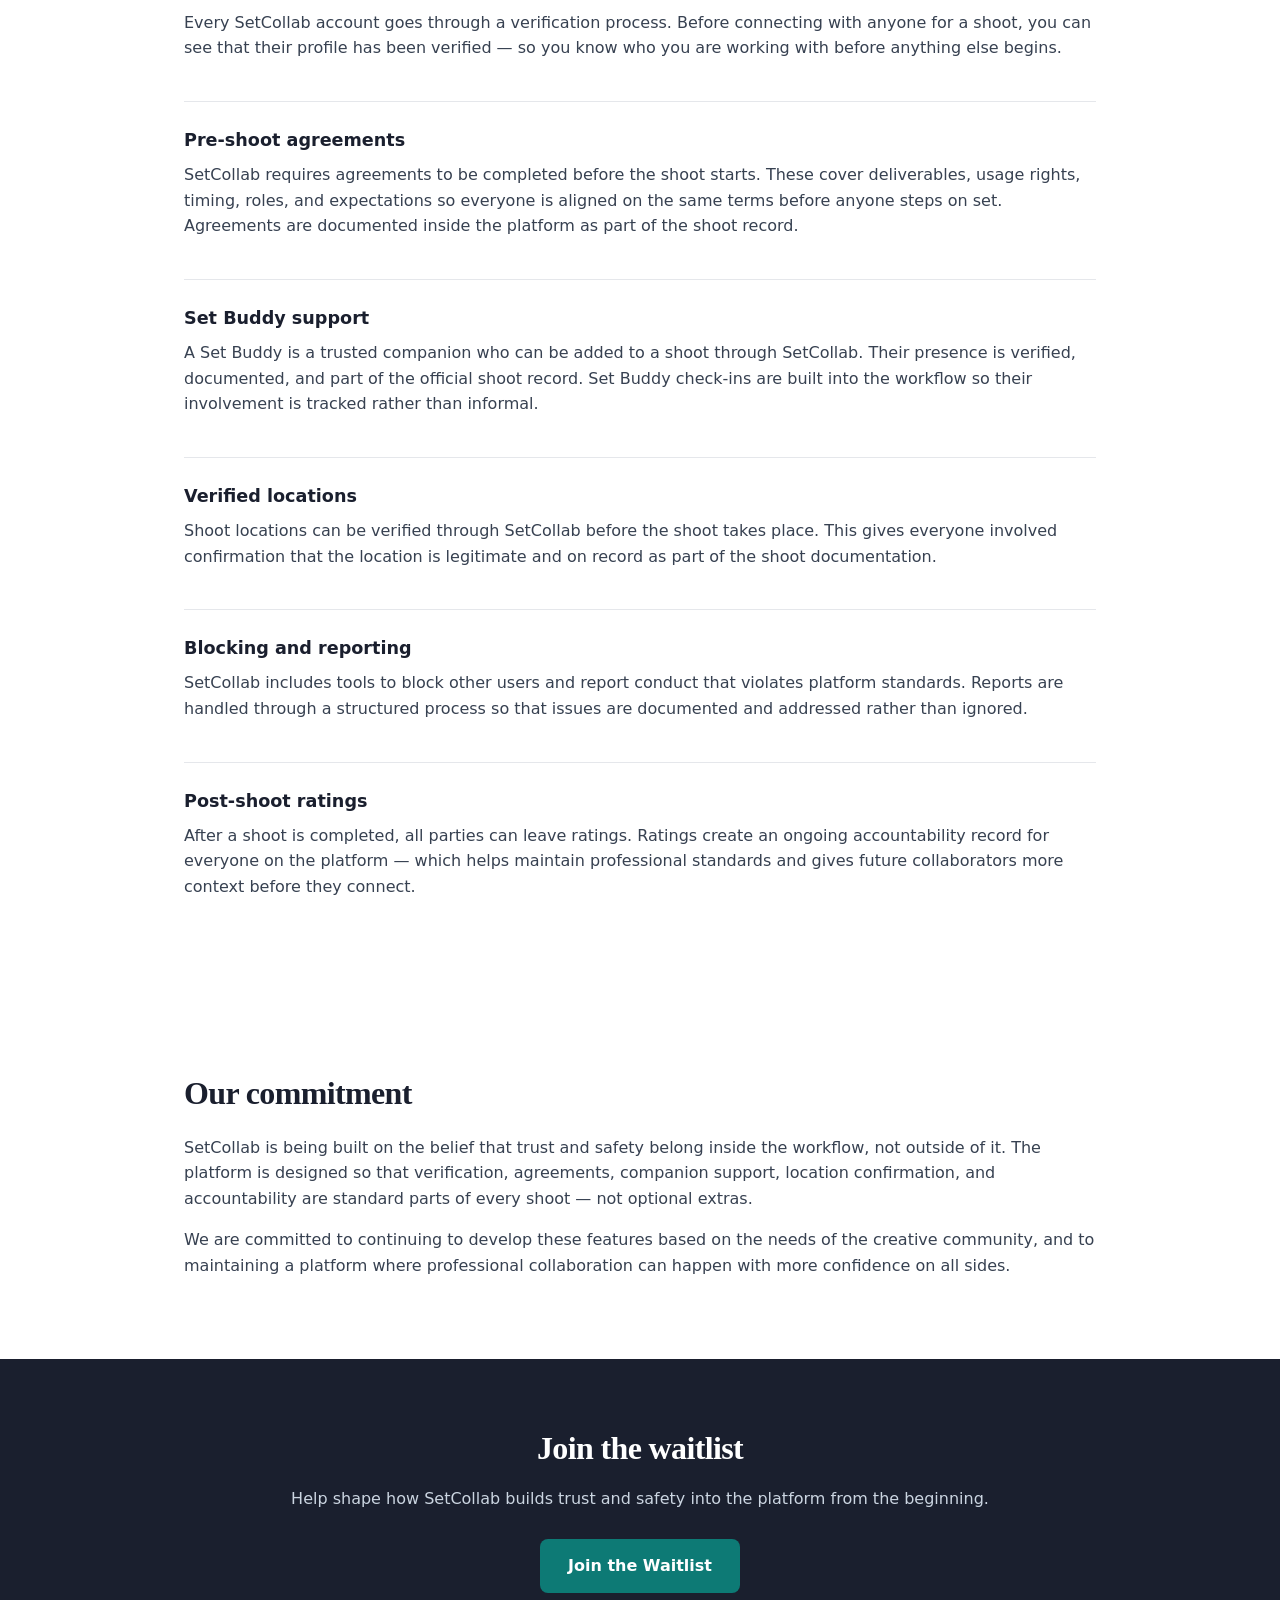
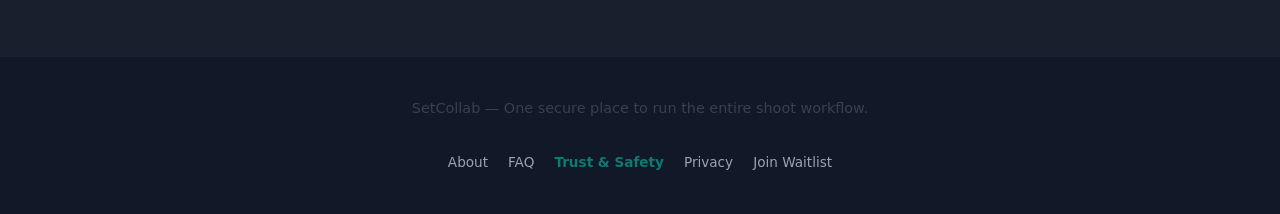
<file: setcollab-trust-safety.html>
<!DOCTYPE html>
<html lang="en">
<head>
<meta charset="UTF-8">
<meta name="viewport" content="width=device-width, initial-scale=1.0">
<title>Trust &amp; Safety — SetCollab</title>
<meta name="description" content="How SetCollab builds trust and safety into the creative shoot workflow through verified profiles, pre-shoot agreements, Set Buddy support, and accountability tools.">
<link rel="icon" type="image/png" href="assets/SetCollab_Logo.png">
<link rel="preconnect" href="https://fonts.googleapis.com">
<link rel="preconnect" href="https://fonts.gstatic.com" crossorigin>
<link href="https://fonts.googleapis.com/css2?family=Libre+Franklin:wght@400;600;700;800&family=Work+Sans:wght@400;500;600;700&display=swap" rel="stylesheet">
<link rel="stylesheet" href="assets/styles.css">
</head>
<body>
<header class="site-header">
  <div class="container header-inner">
    <a href="index.html" class="logo"><img src="assets/SetCollab_Logo.png" alt="" class="logo-mark">SetCollab</a>
    <nav class="site-nav">
      <a href="index.html#how-it-works">How It Works</a>
      <a href="setcollab-about.html">About</a>
      <a href="setcollab-faq.html">FAQ</a>
      <a href="setcollab-trust-safety.html">Trust &amp; Safety</a>
      <a href="setcollab-join.html" class="btn btn-primary">Join Waitlist</a>
    </nav>
  </div>
</header>

<main>
  <section class="page-hero">
    <div class="container">
      <h1>Trust &amp; Safety</h1>
      <p class="hero-sub">Safety on SetCollab is not a separate feature — it is built directly into the shoot workflow. Every step of the process is designed to help creative teams work with more confidence, accountability, and protection.</p>
    </div>
  </section>

  <section class="trust-pillars">
    <div class="container">
      <h2>How trust works on SetCollab</h2>

      <div class="pillar">
        <h3>Verified profiles</h3>
        <p>Every SetCollab account goes through a verification process. Before connecting with anyone for a shoot, you can see that their profile has been verified — so you know who you are working with before anything else begins.</p>
      </div>

      <div class="pillar">
        <h3>Pre-shoot agreements</h3>
        <p>SetCollab requires agreements to be completed before the shoot starts. These cover deliverables, usage rights, timing, roles, and expectations so everyone is aligned on the same terms before anyone steps on set. Agreements are documented inside the platform as part of the shoot record.</p>
      </div>

      <div class="pillar">
        <h3>Set Buddy support</h3>
        <p>A Set Buddy is a trusted companion who can be added to a shoot through SetCollab. Their presence is verified, documented, and part of the official shoot record. Set Buddy check-ins are built into the workflow so their involvement is tracked rather than informal.</p>
      </div>

      <div class="pillar">
        <h3>Verified locations</h3>
        <p>Shoot locations can be verified through SetCollab before the shoot takes place. This gives everyone involved confirmation that the location is legitimate and on record as part of the shoot documentation.</p>
      </div>

      <div class="pillar">
        <h3>Blocking and reporting</h3>
        <p>SetCollab includes tools to block other users and report conduct that violates platform standards. Reports are handled through a structured process so that issues are documented and addressed rather than ignored.</p>
      </div>

      <div class="pillar">
        <h3>Post-shoot ratings</h3>
        <p>After a shoot is completed, all parties can leave ratings. Ratings create an ongoing accountability record for everyone on the platform — which helps maintain professional standards and gives future collaborators more context before they connect.</p>
      </div>
    </div>
  </section>

  <section class="trust-commitment">
    <div class="container">
      <h2>Our commitment</h2>
      <p>SetCollab is being built on the belief that trust and safety belong inside the workflow, not outside of it. The platform is designed so that verification, agreements, companion support, location confirmation, and accountability are standard parts of every shoot — not optional extras.</p>
      <p>We are committed to continuing to develop these features based on the needs of the creative community, and to maintaining a platform where professional collaboration can happen with more confidence on all sides.</p>
    </div>
  </section>

  <section class="cta-band">
    <div class="container">
      <h2>Join the waitlist</h2>
      <p>Help shape how SetCollab builds trust and safety into the platform from the beginning.</p>
      <a href="setcollab-join.html" class="btn btn-primary btn-lg">Join the Waitlist</a>
    </div>
  </section>
</main>

<footer class="site-footer">
  <div class="container footer-inner">
    <p class="footer-brand">SetCollab — One secure place to run the entire shoot workflow.</p>
    <nav class="footer-nav">
      <a href="setcollab-about.html">About</a>
      <a href="setcollab-faq.html">FAQ</a>
      <a href="setcollab-trust-safety.html">Trust &amp; Safety</a>
      <a href="setcollab-privacy.html">Privacy</a>
      <a href="setcollab-join.html">Join Waitlist</a>
    </nav>
  </div>
</footer>
<script src="assets/site.js"></script>
</body>
</html>
</file>
<file: assets/styles.css>
/* SetCollab — styles.css */

*, *::before, *::after { box-sizing: border-box; margin: 0; padding: 0; }

:root {
  --teal: #0d7a75;
  --teal-dark: #085e5a;
  --teal-light: #e6f4f3;
  --charcoal: #1a1f2e;
  --gray: #6b7280;
  --light: #f8f9fa;
  --white: #ffffff;
  --font-display: 'Georgia', serif;
  --font-body: system-ui, -apple-system, sans-serif;
  --max-w: 960px;
  --radius: 8px;
}

html { font-size: 16px; scroll-behavior: smooth; }

body {
  font-family: var(--font-body);
  color: var(--charcoal);
  background: var(--white);
  line-height: 1.6;
}

.container {
  max-width: var(--max-w);
  margin: 0 auto;
  padding: 0 24px;
}

/* Header */
.site-header {
  background: var(--white);
  border-bottom: 1px solid #e5e7eb;
  position: sticky;
  top: 0;
  z-index: 100;
}

.header-inner {
  display: flex;
  align-items: center;
  justify-content: space-between;
  padding-top: 16px;
  padding-bottom: 16px;
}

.logo {
  font-family: var(--font-display);
  font-size: 1.25rem;
  font-weight: 700;
  color: var(--teal);
  text-decoration: none;
  letter-spacing: -0.02em;
}

.site-nav {
  display: flex;
  align-items: center;
  gap: 24px;
}

.site-nav a {
  color: var(--charcoal);
  text-decoration: none;
  font-size: 0.9rem;
}

.site-nav a:hover { color: var(--teal); }

/* Buttons */
.btn {
  display: inline-block;
  padding: 10px 20px;
  border-radius: var(--radius);
  font-size: 0.9rem;
  font-weight: 600;
  text-decoration: none;
  cursor: pointer;
  transition: background 0.2s, color 0.2s;
}

.btn-primary {
  background: var(--teal);
  color: var(--white);
}

.btn-primary:hover { background: var(--teal-dark); }

.btn-ghost {
  background: transparent;
  color: var(--teal);
  border: 2px solid var(--teal);
}

.btn-ghost:hover {
  background: var(--teal);
  color: var(--white);
}

.btn-lg { padding: 14px 28px; font-size: 1rem; }

/* Hero */
.hero {
  padding: 80px 0 64px;
  background: var(--charcoal);
  color: var(--white);
}

.eyebrow {
  font-size: 0.85rem;
  text-transform: uppercase;
  letter-spacing: 0.1em;
  color: var(--teal-light);
  margin-bottom: 16px;
}

.hero h1 {
  font-family: var(--font-display);
  font-size: clamp(2rem, 5vw, 3rem);
  line-height: 1.15;
  margin-bottom: 20px;
  letter-spacing: -0.02em;
}

.hero-sub {
  font-size: 1.1rem;
  color: #cbd5e1;
  max-width: 640px;
  margin-bottom: 32px;
}

.hero-ctas {
  display: flex;
  gap: 16px;
  flex-wrap: wrap;
  margin-bottom: 24px;
}

.microcopy {
  font-size: 0.85rem;
  color: #94a3b8;
}

/* Page hero (inner pages) */
.page-hero {
  padding: 56px 0 40px;
  background: var(--charcoal);
  color: var(--white);
}

.page-hero h1 {
  font-family: var(--font-display);
  font-size: clamp(1.75rem, 4vw, 2.5rem);
  margin-bottom: 16px;
  letter-spacing: -0.02em;
}

/* Sections */
section { padding: 64px 0; }

.problem { background: var(--light); }
.concept { background: var(--white); }
.workflow { background: var(--teal-light); }
.trust { background: var(--white); }
.audience { background: var(--light); }

h2 {
  font-family: var(--font-display);
  font-size: clamp(1.4rem, 3vw, 2rem);
  margin-bottom: 16px;
  letter-spacing: -0.02em;
}

h3 { font-size: 1.1rem; margin-bottom: 8px; }

p { margin-bottom: 16px; color: #374151; }

.closing-line {
  font-weight: 600;
  color: var(--teal);
  font-size: 1.05rem;
}

.section-intro { font-size: 1.05rem; margin-bottom: 40px; }

/* Problem points */
.problem-points {
  list-style: none;
  margin-top: 24px;
}

.problem-points li {
  padding: 12px 16px 12px 40px;
  position: relative;
  margin-bottom: 8px;
  background: var(--white);
  border-radius: var(--radius);
  border-left: 3px solid var(--teal);
}

.problem-points li::before {
  content: '→';
  position: absolute;
  left: 14px;
  color: var(--teal);
}

/* Steps */
.steps {
  display: grid;
  grid-template-columns: repeat(auto-fit, minmax(260px, 1fr));
  gap: 24px;
  margin-top: 32px;
}

.step {
  background: var(--white);
  border-radius: var(--radius);
  padding: 28px 24px;
  border: 1px solid #e5e7eb;
}

.step-num {
  display: block;
  font-size: 0.75rem;
  font-weight: 700;
  color: var(--teal);
  text-transform: uppercase;
  letter-spacing: 0.1em;
  margin-bottom: 10px;
}

/* Trust cards */
.trust-cards, .value-cards, .benefit-cards {
  display: grid;
  grid-template-columns: repeat(auto-fit, minmax(240px, 1fr));
  gap: 20px;
  margin-top: 32px;
}

.trust-card, .value-card, .benefit-card {
  background: var(--light);
  border-radius: var(--radius);
  padding: 24px;
  border-top: 3px solid var(--teal);
}

/* Pillars (trust-safety page) */
.pillar {
  padding: 24px 0;
  border-bottom: 1px solid #e5e7eb;
}

.pillar:last-child { border-bottom: none; }

/* FAQ */
.faq-group { margin-bottom: 48px; }

.faq-group > h2 {
  font-size: 1.3rem;
  color: var(--teal);
  padding-bottom: 12px;
  border-bottom: 2px solid var(--teal-light);
  margin-bottom: 24px;
}

.faq-item {
  padding: 20px 0;
  border-bottom: 1px solid #f3f4f6;
}

.faq-item h3 { color: var(--charcoal); font-size: 1rem; margin-bottom: 8px; }

/* Policy */
.policy-section {
  padding: 28px 0;
  border-bottom: 1px solid #e5e7eb;
}

.policy-section:last-child { border-bottom: none; }

.policy-section h2 { font-size: 1.2rem; margin-bottom: 12px; }

/* CTA band */
.waitlist, .cta-band {
  background: var(--charcoal);
  color: var(--white);
  text-align: center;
  padding: 64px 0;
}

.waitlist h2, .cta-band h2 { color: var(--white); margin-bottom: 12px; }
.waitlist p, .cta-band p { color: #cbd5e1; margin-bottom: 28px; }

.trust-note {
  font-size: 0.8rem;
  color: #94a3b8;
  margin-top: 16px;
}

/* JotForm embed */
.jotform-embed { margin: 32px 0; }

/* Footer */
.site-footer {
  background: #111827;
  color: #9ca3af;
  padding: 40px 0;
}

.footer-inner {
  display: flex;
  flex-direction: column;
  gap: 16px;
  align-items: center;
  text-align: center;
}

.footer-brand { font-size: 0.9rem; }

.footer-nav {
  display: flex;
  gap: 20px;
  flex-wrap: wrap;
  justify-content: center;
}

.footer-nav a {
  color: #9ca3af;
  text-decoration: none;
  font-size: 0.85rem;
}

.footer-nav a:hover { color: var(--white); }

/* Responsive */
@media (max-width: 640px) {
  .site-nav { gap: 12px; }
  .site-nav a:not(.btn) { display: none; }
  .hero-ctas { flex-direction: column; }
  .steps { grid-template-columns: 1fr; }
}
</file>
